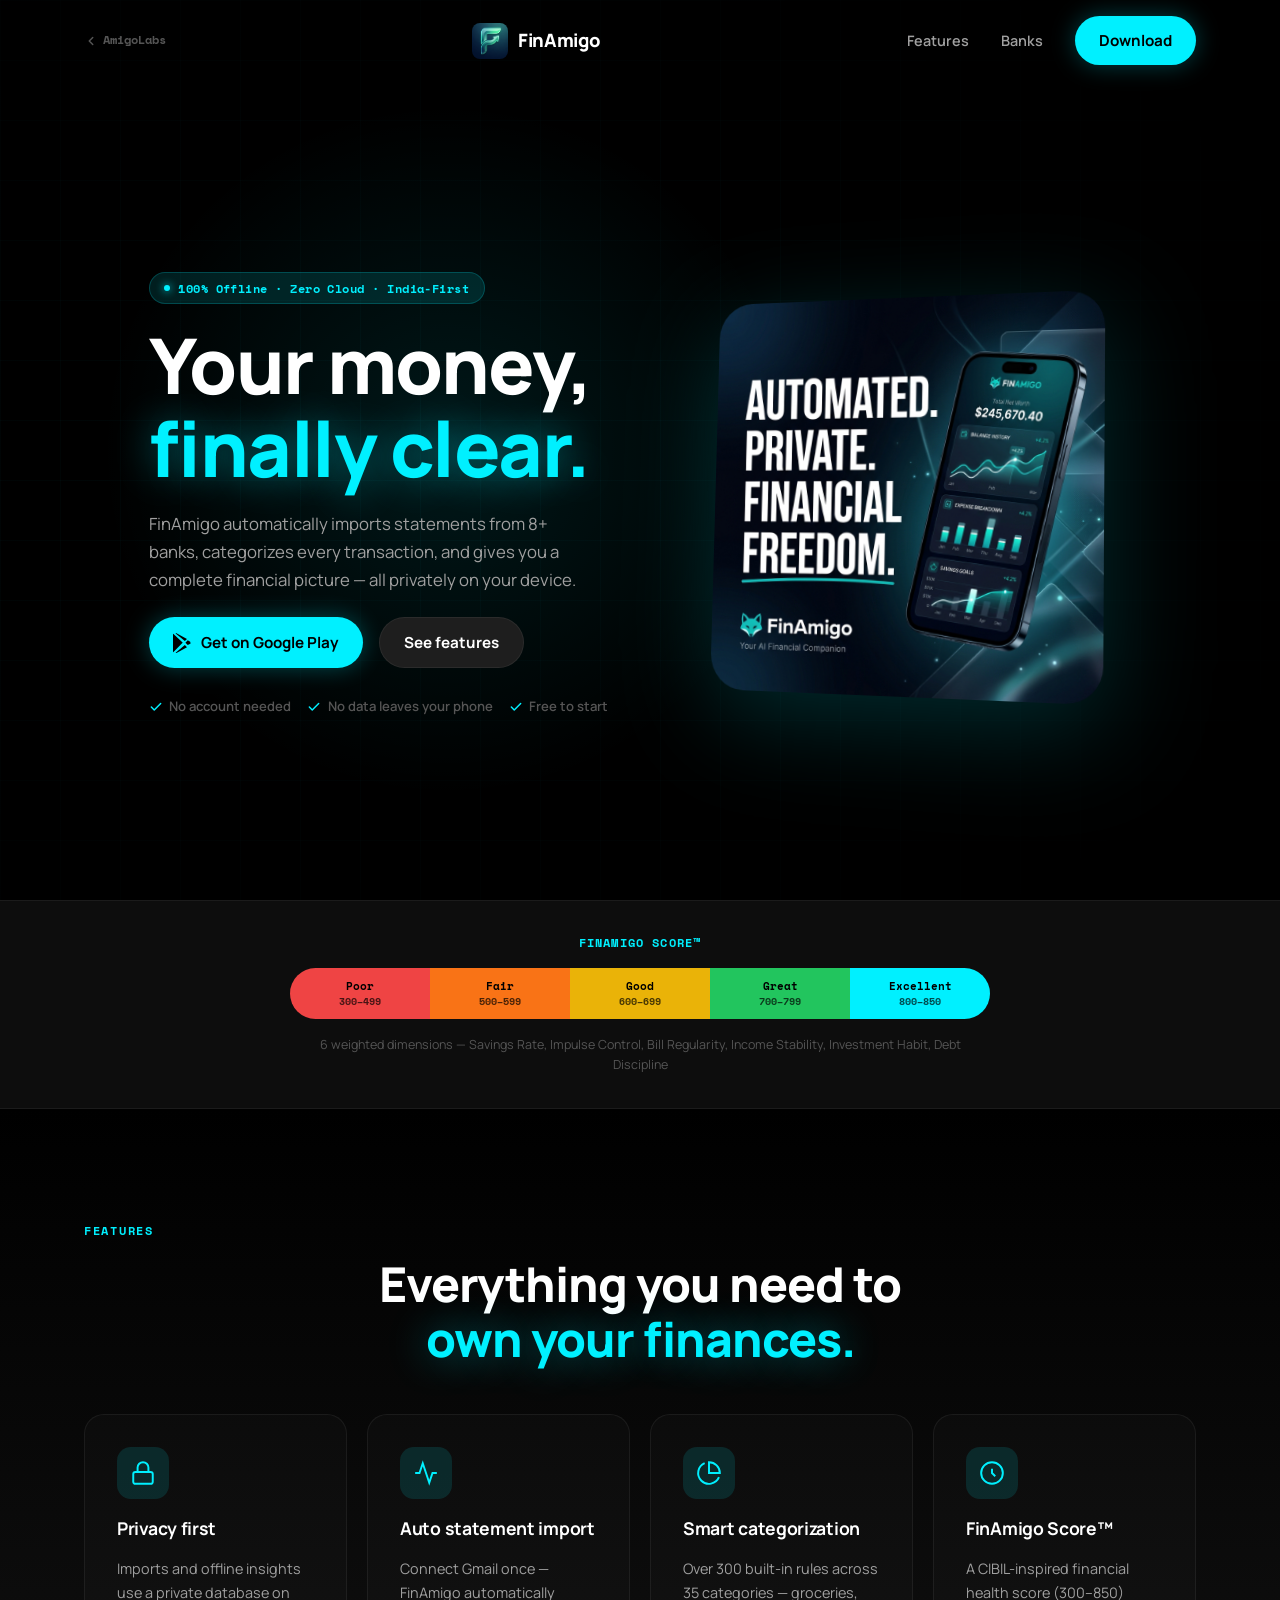
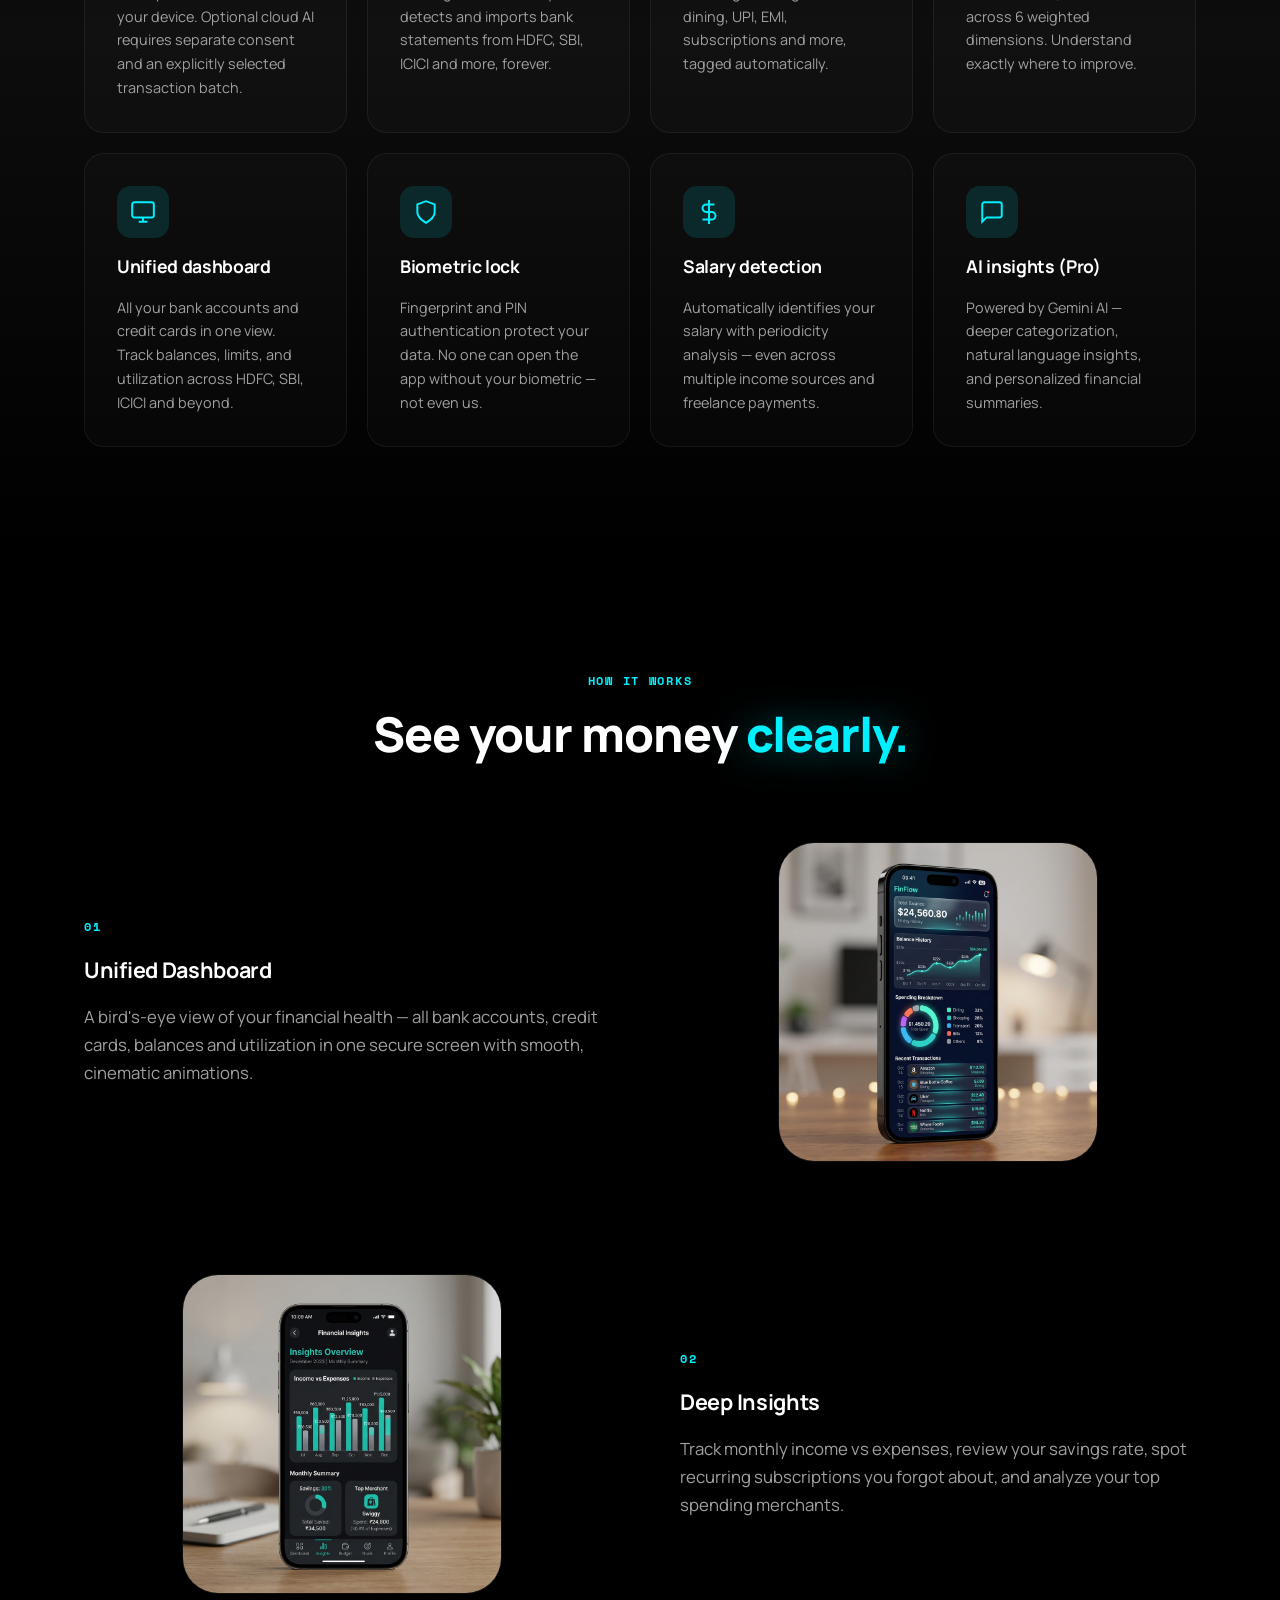
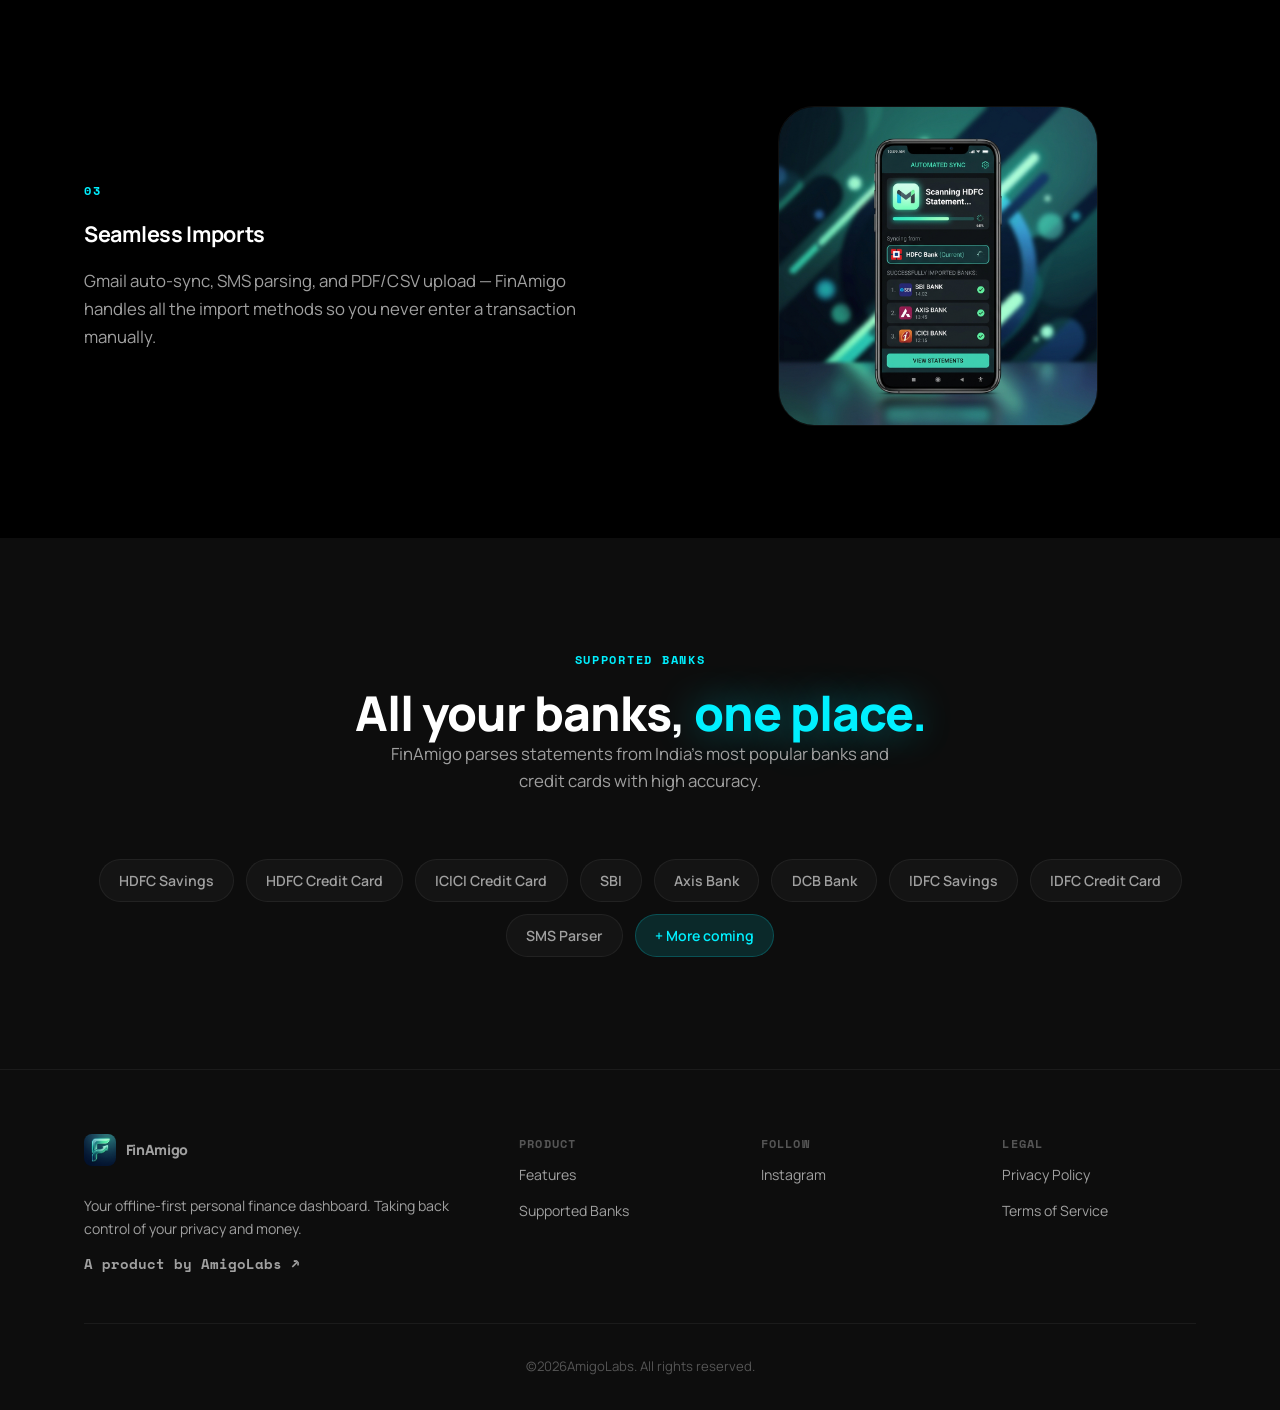
<file: index.html>
<!DOCTYPE html>
<html lang="en">
<head>
  <meta charset="UTF-8">
  <meta name="viewport" content="width=device-width, initial-scale=1.0">
  <title>FinAmigo — Offline-First Personal Finance for India</title>
  <meta name="description" content="FinAmigo is your privacy-first personal finance dashboard. Auto-import bank statements, track spending, and understand your money — offline-first, with optional cloud AI.">
  <meta name="theme-color" content="#000000">
  <link rel="canonical" href="https://finamigo.amigolabs.in/">

  <!-- Open Graph -->
  <meta property="og:type" content="website">
  <meta property="og:site_name" content="FinAmigo">
  <meta property="og:title" content="FinAmigo — Offline-First Personal Finance for India">
  <meta property="og:description" content="Auto-import bank statements, track spending, and understand your money — Offline-first, with optional cloud AI you control.">
  <meta property="og:url" content="https://finamigo.amigolabs.in/">
  <meta property="og:image" content="https://finamigo.amigolabs.in/assets/images/feature_banner.png">

  <!-- Twitter -->
  <meta name="twitter:card" content="summary_large_image">
  <meta name="twitter:title" content="FinAmigo — Offline-First Personal Finance for India">
  <meta name="twitter:description" content="Auto-import bank statements, track spending, and understand your money — Offline-first, with optional cloud AI you control.">
  <meta name="twitter:image" content="https://finamigo.amigolabs.in/assets/images/feature_banner.png">

  <link rel="stylesheet" href="css/style.css">
  <link rel="icon" type="image/png" href="assets/images/app_icon.png">
  <link rel="apple-touch-icon" href="assets/images/app_icon.png">
</head>
<body>

  <!-- ── Navbar ──────────────────────────────────────────────────────────── -->
  <nav id="navbar">
    <div class="container nav-content">
      <a href="https://amigolabs.in" class="org-link">
        <svg width="14" height="14" viewBox="0 0 24 24" fill="none" stroke="currentColor" stroke-width="2.5" stroke-linecap="round" stroke-linejoin="round"><polyline points="15 18 9 12 15 6"/></svg>
        AmigoLabs
      </a>
      <a href="index.html" class="logo">
        <img src="assets/images/app_icon.png" alt="FinAmigo">
        FinAmigo
      </a>
      <div class="nav-links">
        <a href="#features">Features</a>
        <a href="#banks">Banks</a>
        <a href="#" data-toast="Coming soon on Google Play — follow @finamigox for launch updates!" class="btn btn-primary">Download</a>
      </div>
      <button class="hamburger" id="hamburger" aria-label="Menu">
        <span></span><span></span><span></span>
      </button>
    </div>
    <div class="mobile-menu" id="mobileMenu">
      <a href="#features">Features</a>
      <a href="#banks">Supported Banks</a>
      <a href="privacy.html">Privacy Policy</a>
      <a href="terms.html">Terms of Service</a>
      <a href="https://amigolabs.in">← AmigoLabs</a>
    </div>
  </nav>

  <!-- ── Hero ────────────────────────────────────────────────────────────── -->
  <header class="hero">
    <div class="glow-bg"></div>
    <div class="hero-grid"></div>
    <div class="container hero-content">
      <div class="hero-text fade-up">
        <div class="hero-badge">
          <span class="badge-dot"></span>
          100% Offline · Zero Cloud · India-First
        </div>
        <h1>Your money,<br><span class="highlight">finally clear.</span></h1>
        <p>FinAmigo automatically imports statements from 8+ banks, categorizes every transaction, and gives you a complete financial picture — all privately on your device.</p>
        <div class="cta-group">
          <a href="#" data-toast="Coming soon on Google Play — follow @finamigox for launch updates!" class="btn btn-primary">
            <svg width="20" height="20" viewBox="0 0 24 24" fill="currentColor"><path d="M3.18 23.76c.3.17.64.24.99.2l12.6-6.95-2.54-2.54-11.05 9.29zM.17 1.04C.07 1.3 0 1.6 0 1.94v20.12c0 .34.06.64.17.9l.09.09 11.27-11.27v-.27L.26.95.17 1.04zM20.65 10.48l-2.93-1.65-2.83 2.83 2.83 2.83 2.95-1.66c.84-.47.84-1.24-.02-1.35zM4.17.24l12.6 6.96-2.54 2.54L3.18.45c.3-.38.7-.4.99-.21z"/></svg>
            Get on Google Play
          </a>
          <a href="#features" class="btn btn-secondary">See features</a>
        </div>
        <div class="hero-trust">
          <div class="trust-item">
            <svg width="14" height="14" viewBox="0 0 24 24" fill="none" stroke="currentColor" stroke-width="2.5" stroke-linecap="round" stroke-linejoin="round"><polyline points="20 6 9 17 4 12"/></svg>
            No account needed
          </div>
          <div class="trust-item">
            <svg width="14" height="14" viewBox="0 0 24 24" fill="none" stroke="currentColor" stroke-width="2.5" stroke-linecap="round" stroke-linejoin="round"><polyline points="20 6 9 17 4 12"/></svg>
            No data leaves your phone
          </div>
          <div class="trust-item">
            <svg width="14" height="14" viewBox="0 0 24 24" fill="none" stroke="currentColor" stroke-width="2.5" stroke-linecap="round" stroke-linejoin="round"><polyline points="20 6 9 17 4 12"/></svg>
            Free to start
          </div>
        </div>
      </div>
      <div class="hero-image-container fade-up">
        <div class="phone-glow"></div>
        <img src="assets/images/feature_banner.png" alt="FinAmigo App Preview" class="hero-image">
      </div>
    </div>
  </header>

  <!-- ── Score strip ──────────────────────────────────────────────────────── -->
  <div class="score-strip">
    <div class="container score-strip-inner">
      <div class="score-label">FinAmigo Score™</div>
      <div class="score-track">
        <div class="score-segment bad">Poor<br><span>300–499</span></div>
        <div class="score-segment fair">Fair<br><span>500–599</span></div>
        <div class="score-segment good">Good<br><span>600–699</span></div>
        <div class="score-segment great">Great<br><span>700–799</span></div>
        <div class="score-segment excellent">Excellent<br><span>800–850</span></div>
      </div>
      <div class="score-desc">6 weighted dimensions — Savings Rate, Impulse Control, Bill Regularity, Income Stability, Investment Habit, Debt Discipline</div>
    </div>
  </div>

  <!-- ── Features ─────────────────────────────────────────────────────────── -->
  <section id="features" class="features">
    <div class="container">
      <div class="section-label fade-up">Features</div>
      <h2 class="fade-up">Everything you need to<br><span class="highlight">own your finances.</span></h2>

      <div class="feature-grid">
        <div class="feature-card fade-up">
          <div class="feature-icon">
            <svg viewBox="0 0 24 24" fill="none" stroke="currentColor" stroke-width="1.8"><rect x="3" y="11" width="18" height="11" rx="2"/><path d="M7 11V7a5 5 0 0 1 10 0v4"/></svg>
          </div>
          <h3>Privacy first</h3>
          <p>Imports and offline insights use a private database on your device. Optional cloud AI requires separate consent and an explicitly selected transaction batch.</p>
        </div>

        <div class="feature-card fade-up">
          <div class="feature-icon">
            <svg viewBox="0 0 24 24" fill="none" stroke="currentColor" stroke-width="1.8"><polyline points="22 12 18 12 15 21 9 3 6 12 2 12"/></svg>
          </div>
          <h3>Auto statement import</h3>
          <p>Connect Gmail once — FinAmigo automatically detects and imports bank statements from HDFC, SBI, ICICI and more, forever.</p>
        </div>

        <div class="feature-card fade-up">
          <div class="feature-icon">
            <svg viewBox="0 0 24 24" fill="none" stroke="currentColor" stroke-width="1.8"><path d="M21.21 15.89A10 10 0 1 1 8 2.83"/><path d="M22 12A10 10 0 0 0 12 2v10z"/></svg>
          </div>
          <h3>Smart categorization</h3>
          <p>Over 300 built-in rules across 35 categories — groceries, dining, UPI, EMI, subscriptions and more, tagged automatically.</p>
        </div>

        <div class="feature-card fade-up">
          <div class="feature-icon">
            <svg viewBox="0 0 24 24" fill="none" stroke="currentColor" stroke-width="1.8"><circle cx="12" cy="12" r="10"/><path d="M12 8v4l3 3"/></svg>
          </div>
          <h3>FinAmigo Score™</h3>
          <p>A CIBIL-inspired financial health score (300–850) across 6 weighted dimensions. Understand exactly where to improve.</p>
        </div>

        <div class="feature-card fade-up">
          <div class="feature-icon">
            <svg viewBox="0 0 24 24" fill="none" stroke="currentColor" stroke-width="1.8"><rect x="2" y="3" width="20" height="14" rx="2"/><line x1="8" y1="21" x2="16" y2="21"/><line x1="12" y1="17" x2="12" y2="21"/></svg>
          </div>
          <h3>Unified dashboard</h3>
          <p>All your bank accounts and credit cards in one view. Track balances, limits, and utilization across HDFC, SBI, ICICI and beyond.</p>
        </div>

        <div class="feature-card fade-up">
          <div class="feature-icon">
            <svg viewBox="0 0 24 24" fill="none" stroke="currentColor" stroke-width="1.8"><path d="M12 22s8-4 8-10V5l-8-3-8 3v7c0 6 8 10 8 10z"/></svg>
          </div>
          <h3>Biometric lock</h3>
          <p>Fingerprint and PIN authentication protect your data. No one can open the app without your biometric — not even us.</p>
        </div>

        <div class="feature-card fade-up">
          <div class="feature-icon">
            <svg viewBox="0 0 24 24" fill="none" stroke="currentColor" stroke-width="1.8"><line x1="12" y1="1" x2="12" y2="23"/><path d="M17 5H9.5a3.5 3.5 0 0 0 0 7h5a3.5 3.5 0 0 1 0 7H6"/></svg>
          </div>
          <h3>Salary detection</h3>
          <p>Automatically identifies your salary with periodicity analysis — even across multiple income sources and freelance payments.</p>
        </div>

        <div class="feature-card fade-up">
          <div class="feature-icon">
            <svg viewBox="0 0 24 24" fill="none" stroke="currentColor" stroke-width="1.8"><path d="M21 15a2 2 0 0 1-2 2H7l-4 4V5a2 2 0 0 1 2-2h14a2 2 0 0 1 2 2z"/></svg>
          </div>
          <h3>AI insights (Pro)</h3>
          <p>Powered by Gemini AI — deeper categorization, natural language insights, and personalized financial summaries.</p>
        </div>
      </div>
    </div>
  </section>

  <!-- ── Showcase ──────────────────────────────────────────────────────────── -->
  <section id="showcase" class="showcase">
    <div class="container">
      <div class="section-label fade-up" style="text-align:center">How it works</div>
      <h2 class="fade-up">See your money <span class="highlight">clearly.</span></h2>

      <div class="showcase-row fade-up">
        <div class="showcase-text">
          <div class="showcase-num">01</div>
          <h3>Unified Dashboard</h3>
          <p>A bird's-eye view of your financial health — all bank accounts, credit cards, balances and utilization in one secure screen with smooth, cinematic animations.</p>
        </div>
        <div class="showcase-img-wrap">
          <img src="assets/images/screenshot_dashboard.png" alt="Dashboard" class="showcase-img">
        </div>
      </div>

      <div class="showcase-row reverse fade-up">
        <div class="showcase-text">
          <div class="showcase-num">02</div>
          <h3>Deep Insights</h3>
          <p>Track monthly income vs expenses, review your savings rate, spot recurring subscriptions you forgot about, and analyze your top spending merchants.</p>
        </div>
        <div class="showcase-img-wrap">
          <img src="assets/images/screenshot_insights.png" alt="Insights" class="showcase-img">
        </div>
      </div>

      <div class="showcase-row fade-up">
        <div class="showcase-text">
          <div class="showcase-num">03</div>
          <h3>Seamless Imports</h3>
          <p>Gmail auto-sync, SMS parsing, and PDF/CSV upload — FinAmigo handles all the import methods so you never enter a transaction manually.</p>
        </div>
        <div class="showcase-img-wrap">
          <img src="assets/images/screenshot_sync.png" alt="Sync" class="showcase-img">
        </div>
      </div>
    </div>
  </section>

  <!-- ── Banks ─────────────────────────────────────────────────────────────── -->
  <section id="banks" class="banks">
    <div class="container">
      <div class="section-label fade-up" style="text-align:center">Supported banks</div>
      <h2 class="fade-up">All your banks, <span class="highlight">one place.</span></h2>
      <p class="section-sub fade-up">FinAmigo parses statements from India's most popular banks and credit cards with high accuracy.</p>
      <div class="banks-grid fade-up">
        <div class="bank-pill">HDFC Savings</div>
        <div class="bank-pill">HDFC Credit Card</div>
        <div class="bank-pill">ICICI Credit Card</div>
        <div class="bank-pill">SBI</div>
        <div class="bank-pill">Axis Bank</div>
        <div class="bank-pill">DCB Bank</div>
        <div class="bank-pill">IDFC Savings</div>
        <div class="bank-pill">IDFC Credit Card</div>
        <div class="bank-pill">SMS Parser</div>
        <div class="bank-pill more">+ More coming</div>
      </div>
    </div>
  </section>



  <!-- ── Footer ────────────────────────────────────────────────────────────── -->
  <footer>
    <div class="container">
      <div class="footer-content">
        <div class="footer-col brand-col">
          <a href="index.html" class="logo" style="margin-bottom:1rem;">
            <img src="assets/images/app_icon.png" alt="FinAmigo" style="height:32px; border-radius:8px;">
            FinAmigo
          </a>
          <p>Your offline-first personal finance dashboard. Taking back control of your privacy and money.</p>
          <a href="https://amigolabs.in" class="org-back">A product by AmigoLabs ↗</a>
        </div>
        <div class="footer-col">
          <h5>Product</h5>
          <ul>
            <li><a href="#features">Features</a></li>
            <li><a href="#banks">Supported Banks</a></li>
          </ul>
        </div>
        <div class="footer-col">
          <h5>Follow</h5>
          <ul>
            <li><a href="https://instagram.com/finamigox" target="_blank" rel="noopener">Instagram</a></li>
          </ul>
        </div>
        <div class="footer-col">
          <h5>Legal</h5>
          <ul>
            <li><a href="privacy.html">Privacy Policy</a></li>
            <li><a href="terms.html">Terms of Service</a></li>
          </ul>
        </div>
      </div>
      <div class="footer-bottom">
        &copy; <span id="year"></span> AmigoLabs. All rights reserved.
      </div>
    </div>
  </footer>

  <script src="js/main.js"></script>
  <script>document.getElementById('year').textContent = new Date().getFullYear();</script>
</body>
</html>
</file>
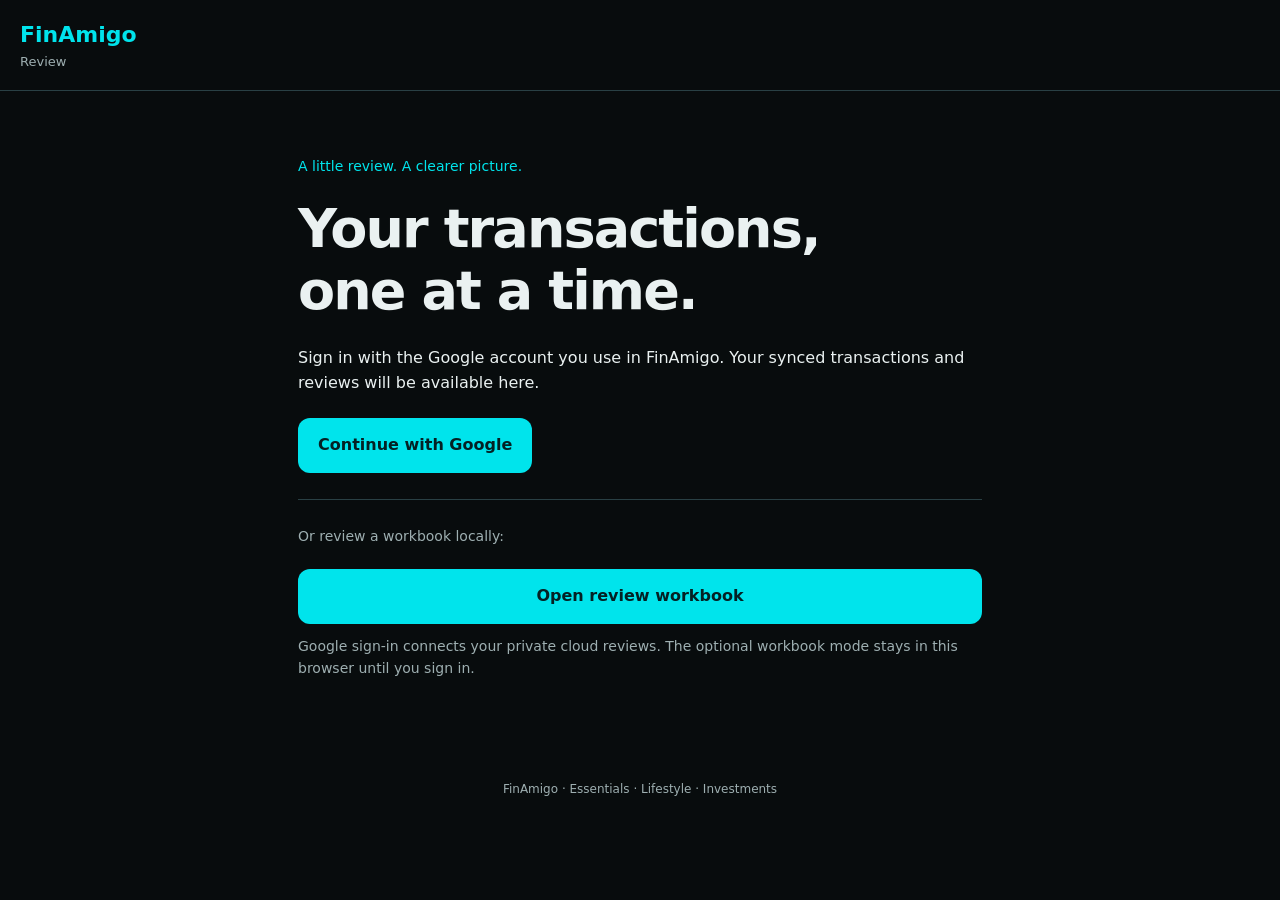
<file: review/index.html>
<!doctype html><html lang="en"><head><meta charset="utf-8"><meta name="viewport" content="width=device-width,initial-scale=1,viewport-fit=cover"><meta name="theme-color" content="#080c0d"><meta name="robots" content="noindex"><title>FinAmigo · Review</title><link rel="manifest" href="/review/manifest.json"><link rel="stylesheet" href="/review/review.css?v=20261025-inline"><script defer src="/review/vendor/xlsx.full.min.js"></script><script defer src="/review/vendor/firebase-app-compat.js"></script><script defer src="/review/vendor/firebase-auth-compat.js"></script><script defer src="/review/firebase-config.js"></script><script defer src="/review/cloud.js?v=20261025-inline"></script><script defer src="/review/counterparty-rules.js?v=20261015-c2"></script><script defer src="/review/counterparty.js?v=20261015-c2"></script><script defer src="/review/receipt-breakdown.js?v=20261025-inline"></script><script defer src="/review/transaction-suggestions.js?v=20261025-inline"></script><script defer src="/review/review-search.js?v=20261025-inline"></script><script defer src="/review/review-model.js?v=20261025-inline"></script><script defer src="/review/review.js?v=20261025-inline"></script></head><body>
<header><a href="/">FinAmigo<span>Review</span></a><button id="download" hidden>Download reviews</button></header>
<main><section id="welcome"><p class="eyebrow">A little review. A clearer picture.</p><h1>Your transactions,<br>one at a time.</h1><p>Sign in with the Google account you use in FinAmigo. Your synced transactions and reviews will be available here.</p><button id="signin" class="primary">Continue with Google</button><p id="account" class="muted"></p><section id="desktop-connect" hidden><h2>Sync FinAmigo on this computer</h2><p>Your Google sign-in stays in this browser. Sync your transactions and reviews directly to your private account.</p><button id="connect-desktop" class="primary" disabled>Sync this computer</button><p id="desktop-status" role="status"></p></section><button id="signout" hidden>Sign out</button><hr><p class="muted">Or review a workbook locally:</p><label class="primary file">Open review workbook<input id="file" type="file" accept=".xlsx"></label><p class="muted">Google sign-in connects your private cloud reviews. The optional workbook mode stays in this browser until you sign in.</p></section>
<section id="workspace" hidden><div class="toolbar"><span id="signed-account"></span><button id="refresh-cloud" hidden>Refresh sync</button><button id="logout" hidden>Sign out</button></div><a href="/review/model-test.html">Model test · prediction vs actual</a><nav aria-label="Review type"><button id="transactions" aria-pressed="true">Transactions</button><button id="pairs" aria-pressed="false">Pairs</button><button id="splits" aria-pressed="false">Splits</button></nav><div class="toolbar"><nav aria-label="Review status"><button id="unreviewed" aria-pressed="true">Unreviewed</button><button id="reviewed" aria-pressed="false">Reviewed</button><button id="all-reviews" aria-pressed="false">All</button></nav><button id="replace">Open another file</button></div><div class="progress" hidden><div id="bar"></div></div><label class="field" for="review-search">Search transactions</label><input id="review-search" class="review-search" type="search" placeholder="Merchant, narration, ID, account or amount" autocomplete="off"><label class="field" for="review-sort">Sort transactions</label><select id="review-sort" aria-label="Sort transactions"><option value="frequency">Entity frequency · most frequent first</option><option value="name-asc">Name · A to Z</option><option value="name-desc">Name · Z to A</option><option value="amount-desc">Amount · largest first</option><option value="amount-asc">Amount · smallest first</option><option value="date-desc">Date · newest first</option><option value="date-asc">Date · oldest first</option></select><input id="review-slider" class="review-slider" type="range" min="1" max="1" value="1" step="1" aria-label="Jump to review item"><output id="jump-preview" class="muted" for="review-slider" hidden></output><p id="model-performance" class="muted" aria-live="polite"></p><p id="position" class="muted" aria-live="polite"></p><div class="card-navigation"><button id="previous" class="card-arrow" aria-label="Previous transaction">←</button><article id="card"></article><button id="next" class="card-arrow" aria-label="Next transaction">→</button></div><div class="navigation"><button id="skip">Skip for now</button></div><button id="undo" class="quiet">Undo last review</button><button id="clear" class="quiet">Remove this workbook from browser</button></section>
<p id="status" role="status"></p></main><footer>FinAmigo · Essentials · Lifestyle · Investments</footer></body></html>
</file>
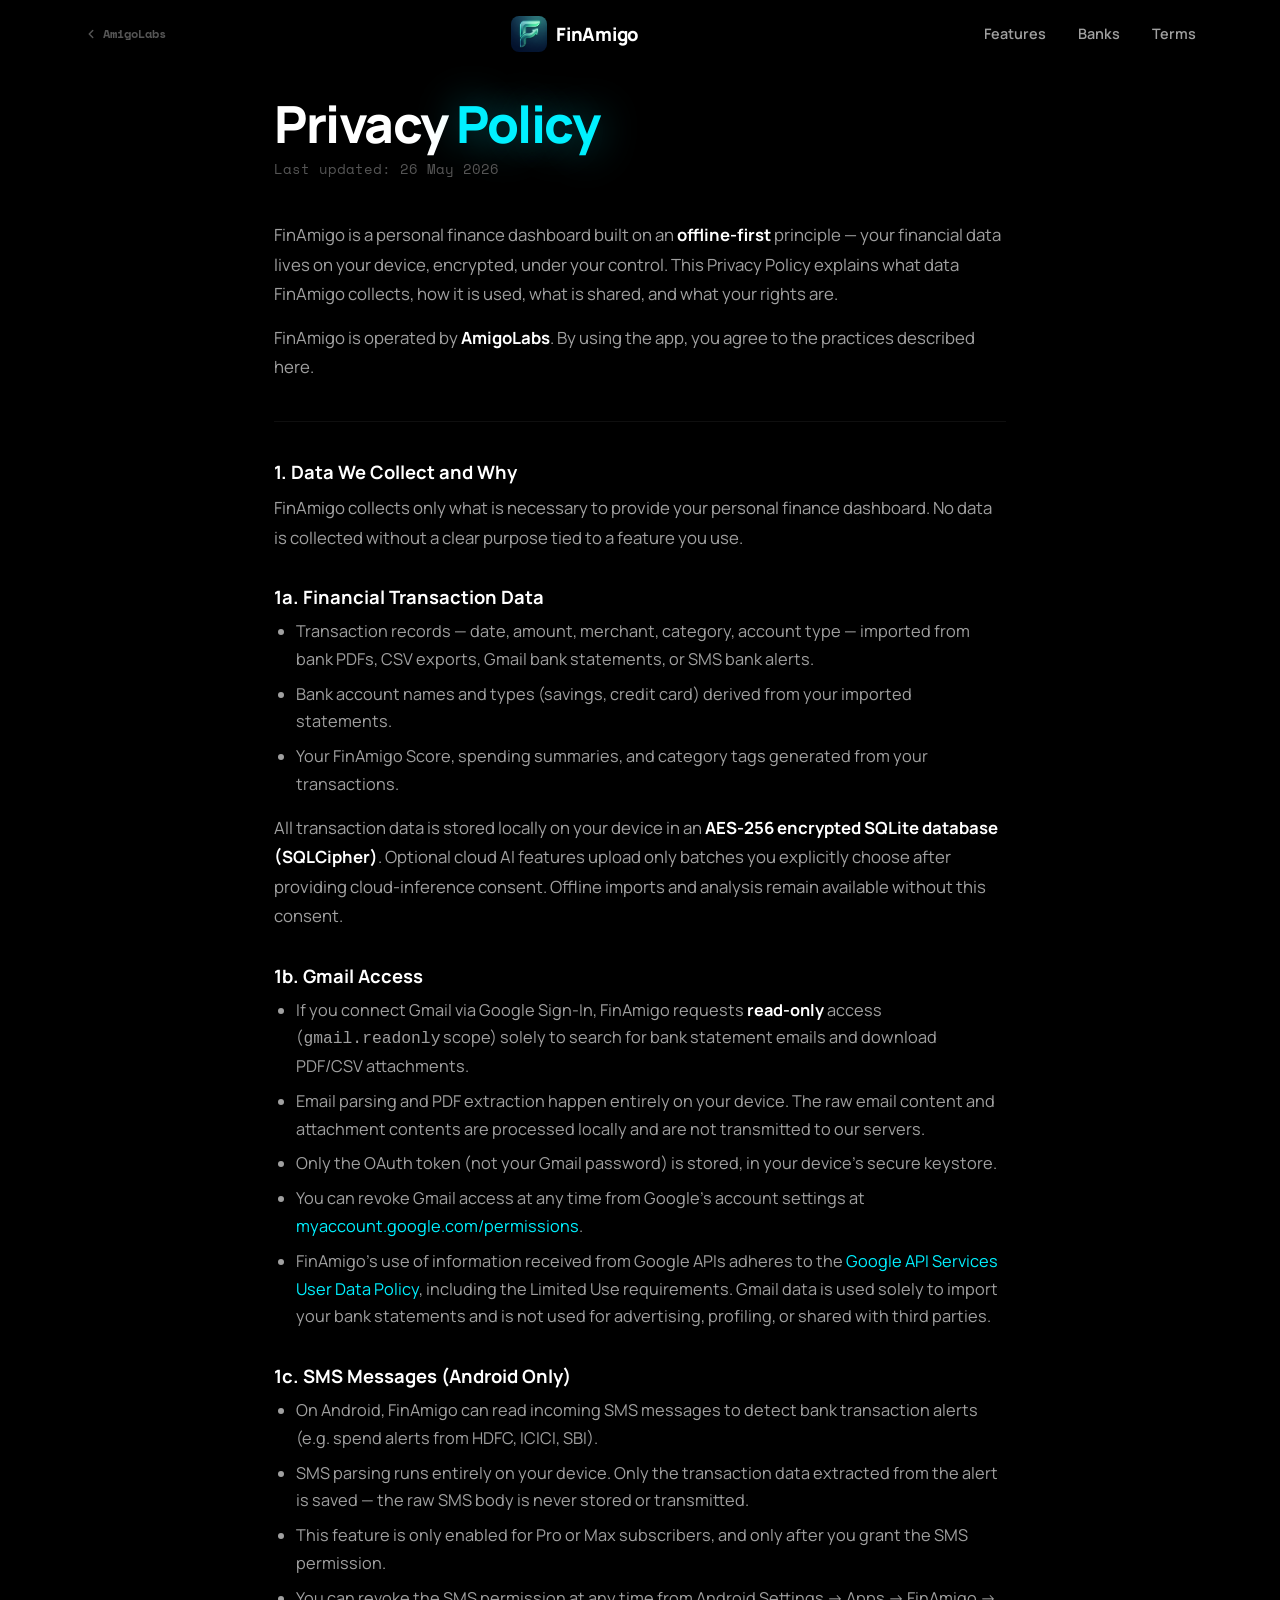
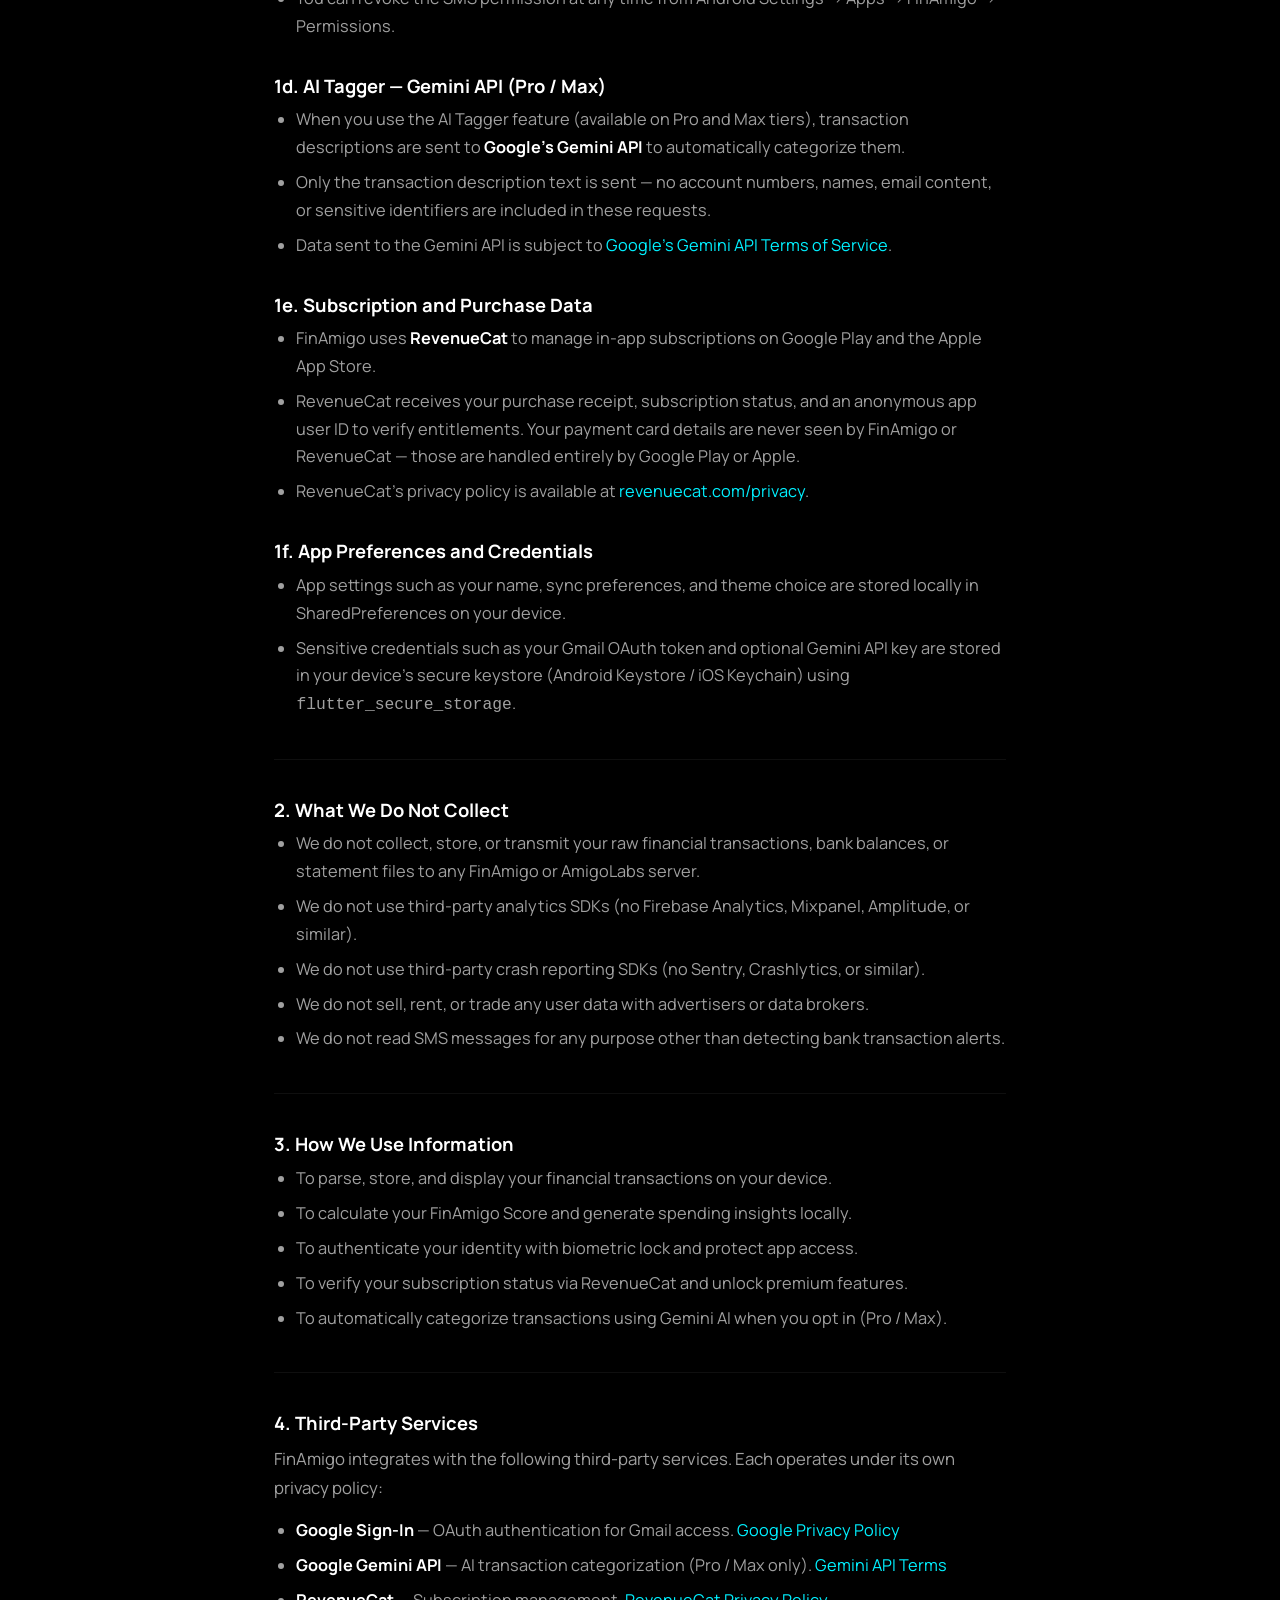
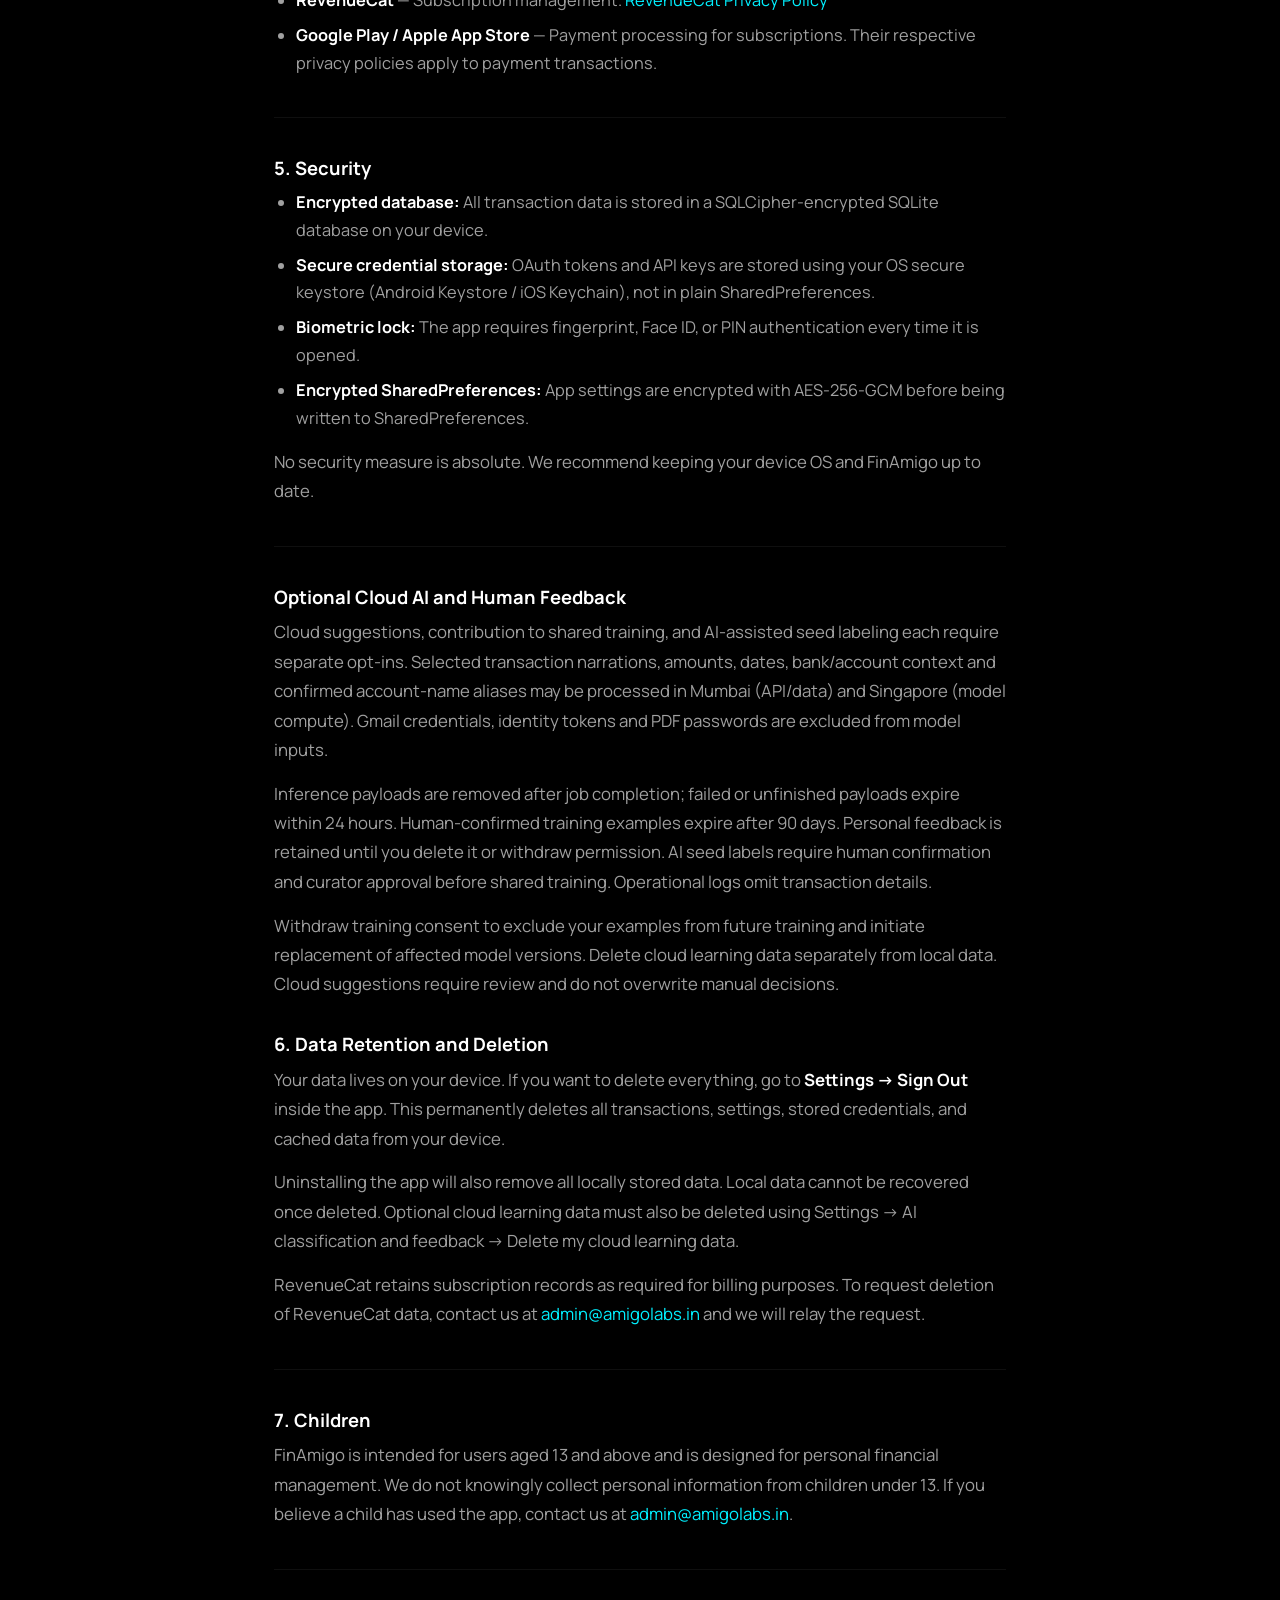
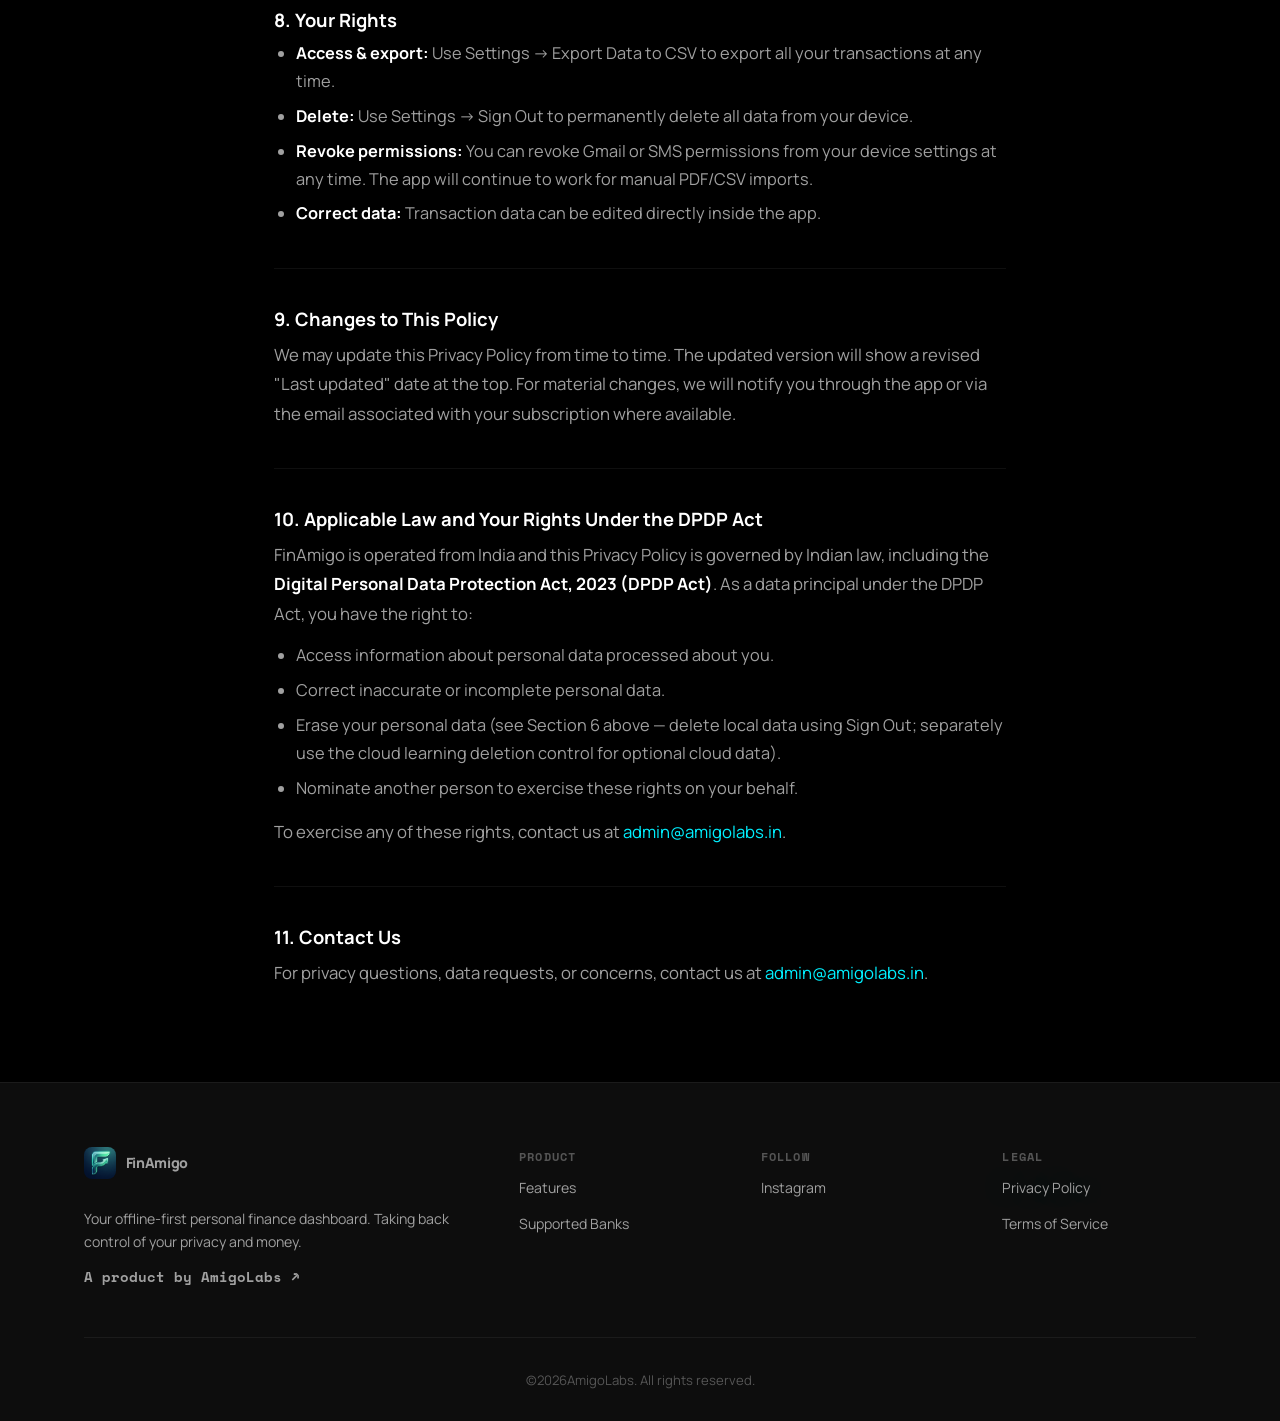
<file: privacy.html>
<!DOCTYPE html>
<html lang="en">
<head>
  <meta charset="UTF-8">
  <meta name="viewport" content="width=device-width, initial-scale=1.0">
  <title>Privacy Policy — FinAmigo</title>
  <meta name="description" content="Privacy Policy for FinAmigo, the offline-first personal finance app by AmigoLabs.">
  <meta name="theme-color" content="#000000">
  <link rel="canonical" href="https://finamigo.amigolabs.in/privacy.html">

  <!-- Open Graph -->
  <meta property="og:type" content="website">
  <meta property="og:site_name" content="FinAmigo">
  <meta property="og:title" content="Privacy Policy — FinAmigo">
  <meta property="og:description" content="Privacy Policy for FinAmigo, the offline-first personal finance app by AmigoLabs.">
  <meta property="og:url" content="https://finamigo.amigolabs.in/privacy.html">
  <meta property="og:image" content="https://finamigo.amigolabs.in/assets/images/feature_banner.png">
  <meta name="twitter:card" content="summary_large_image">

  <link rel="stylesheet" href="css/style.css">
  <link rel="icon" type="image/png" href="assets/images/app_icon.png">
  <link rel="apple-touch-icon" href="assets/images/app_icon.png">
</head>
<body>

  <nav id="navbar">
    <div class="container nav-content">
      <a href="https://amigolabs.in" class="org-link">
        <svg width="14" height="14" viewBox="0 0 24 24" fill="none" stroke="currentColor" stroke-width="2.5" stroke-linecap="round" stroke-linejoin="round"><polyline points="15 18 9 12 15 6"/></svg>
        AmigoLabs
      </a>
      <a href="index.html" class="logo">
        <img src="assets/images/app_icon.png" alt="FinAmigo">
        FinAmigo
      </a>
      <div class="nav-links">
        <a href="index.html#features">Features</a>
        <a href="index.html#banks">Banks</a>
        <a href="terms.html">Terms</a>
      </div>
      <button class="hamburger" id="hamburger" aria-label="Menu">
        <span></span><span></span><span></span>
      </button>
    </div>
    <div class="mobile-menu" id="mobileMenu">
      <a href="index.html#features">Features</a>
      <a href="index.html#banks">Supported Banks</a>
      <a href="terms.html">Terms of Service</a>
      <a href="https://amigolabs.in">← AmigoLabs</a>
    </div>
  </nav>

  <main class="legal-content">
    <h1>Privacy <span class="highlight">Policy</span></h1>
    <div class="last-updated">Last updated: 26 May 2026</div>

    <p>
      FinAmigo is a personal finance dashboard built on an <strong>offline-first</strong> principle — your financial
      data lives on your device, encrypted, under your control. This Privacy Policy explains what data FinAmigo
      collects, how it is used, what is shared, and what your rights are.
    </p>
    <p>
      FinAmigo is operated by <strong>AmigoLabs</strong>. By using the app, you agree to the practices described here.
    </p>

    <hr class="legal-divider">

    <h2>1. Data We Collect and Why</h2>
    <p>FinAmigo collects only what is necessary to provide your personal finance dashboard. No data is collected without a clear purpose tied to a feature you use.</p>

    <h2>1a. Financial Transaction Data</h2>
    <ul>
      <li>Transaction records — date, amount, merchant, category, account type — imported from bank PDFs, CSV exports, Gmail bank statements, or SMS bank alerts.</li>
      <li>Bank account names and types (savings, credit card) derived from your imported statements.</li>
      <li>Your FinAmigo Score, spending summaries, and category tags generated from your transactions.</li>
    </ul>
    <p>All transaction data is stored locally on your device in an <strong>AES-256 encrypted SQLite database (SQLCipher)</strong>. Optional cloud AI features upload only batches you explicitly choose after providing cloud-inference consent. Offline imports and analysis remain available without this consent.</p>

    <h2>1b. Gmail Access</h2>
    <ul>
      <li>If you connect Gmail via Google Sign-In, FinAmigo requests <strong>read-only</strong> access (<code>gmail.readonly</code> scope) solely to search for bank statement emails and download PDF/CSV attachments.</li>
      <li>Email parsing and PDF extraction happen entirely on your device. The raw email content and attachment contents are processed locally and are not transmitted to our servers.</li>
      <li>Only the OAuth token (not your Gmail password) is stored, in your device's secure keystore.</li>
      <li>You can revoke Gmail access at any time from Google's account settings at <a href="https://myaccount.google.com/permissions" target="_blank" rel="noopener">myaccount.google.com/permissions</a>.</li>
      <li>FinAmigo's use of information received from Google APIs adheres to the <a href="https://developers.google.com/terms/api-services-user-data-policy" target="_blank" rel="noopener">Google API Services User Data Policy</a>, including the Limited Use requirements. Gmail data is used solely to import your bank statements and is not used for advertising, profiling, or shared with third parties.</li>
    </ul>

    <h2>1c. SMS Messages (Android Only)</h2>
    <ul>
      <li>On Android, FinAmigo can read incoming SMS messages to detect bank transaction alerts (e.g. spend alerts from HDFC, ICICI, SBI).</li>
      <li>SMS parsing runs entirely on your device. Only the transaction data extracted from the alert is saved — the raw SMS body is never stored or transmitted.</li>
      <li>This feature is only enabled for Pro or Max subscribers, and only after you grant the SMS permission.</li>
      <li>You can revoke the SMS permission at any time from Android Settings → Apps → FinAmigo → Permissions.</li>
    </ul>

    <h2>1d. AI Tagger — Gemini API (Pro / Max)</h2>
    <ul>
      <li>When you use the AI Tagger feature (available on Pro and Max tiers), transaction descriptions are sent to <strong>Google's Gemini API</strong> to automatically categorize them.</li>
      <li>Only the transaction description text is sent — no account numbers, names, email content, or sensitive identifiers are included in these requests.</li>
      <li>Data sent to the Gemini API is subject to <a href="https://ai.google.dev/gemini-api/terms" target="_blank" rel="noopener">Google's Gemini API Terms of Service</a>.</li>
    </ul>

    <h2>1e. Subscription and Purchase Data</h2>
    <ul>
      <li>FinAmigo uses <strong>RevenueCat</strong> to manage in-app subscriptions on Google Play and the Apple App Store.</li>
      <li>RevenueCat receives your purchase receipt, subscription status, and an anonymous app user ID to verify entitlements. Your payment card details are never seen by FinAmigo or RevenueCat — those are handled entirely by Google Play or Apple.</li>
      <li>RevenueCat's privacy policy is available at <a href="https://www.revenuecat.com/privacy" target="_blank" rel="noopener">revenuecat.com/privacy</a>.</li>
    </ul>

    <h2>1f. App Preferences and Credentials</h2>
    <ul>
      <li>App settings such as your name, sync preferences, and theme choice are stored locally in SharedPreferences on your device.</li>
      <li>Sensitive credentials such as your Gmail OAuth token and optional Gemini API key are stored in your device's secure keystore (Android Keystore / iOS Keychain) using <code>flutter_secure_storage</code>.</li>
    </ul>

    <hr class="legal-divider">

    <h2>2. What We Do Not Collect</h2>
    <ul>
      <li>We do not collect, store, or transmit your raw financial transactions, bank balances, or statement files to any FinAmigo or AmigoLabs server.</li>
      <li>We do not use third-party analytics SDKs (no Firebase Analytics, Mixpanel, Amplitude, or similar).</li>
      <li>We do not use third-party crash reporting SDKs (no Sentry, Crashlytics, or similar).</li>
      <li>We do not sell, rent, or trade any user data with advertisers or data brokers.</li>
      <li>We do not read SMS messages for any purpose other than detecting bank transaction alerts.</li>
    </ul>

    <hr class="legal-divider">

    <h2>3. How We Use Information</h2>
    <ul>
      <li>To parse, store, and display your financial transactions on your device.</li>
      <li>To calculate your FinAmigo Score and generate spending insights locally.</li>
      <li>To authenticate your identity with biometric lock and protect app access.</li>
      <li>To verify your subscription status via RevenueCat and unlock premium features.</li>
      <li>To automatically categorize transactions using Gemini AI when you opt in (Pro / Max).</li>
    </ul>

    <hr class="legal-divider">

    <h2>4. Third-Party Services</h2>
    <p>FinAmigo integrates with the following third-party services. Each operates under its own privacy policy:</p>
    <ul>
      <li><strong>Google Sign-In</strong> — OAuth authentication for Gmail access. <a href="https://policies.google.com/privacy" target="_blank" rel="noopener">Google Privacy Policy</a></li>
      <li><strong>Google Gemini API</strong> — AI transaction categorization (Pro / Max only). <a href="https://ai.google.dev/gemini-api/terms" target="_blank" rel="noopener">Gemini API Terms</a></li>
      <li><strong>RevenueCat</strong> — Subscription management. <a href="https://www.revenuecat.com/privacy" target="_blank" rel="noopener">RevenueCat Privacy Policy</a></li>
      <li><strong>Google Play / Apple App Store</strong> — Payment processing for subscriptions. Their respective privacy policies apply to payment transactions.</li>
    </ul>

    <hr class="legal-divider">

    <h2>5. Security</h2>
    <ul>
      <li><strong>Encrypted database:</strong> All transaction data is stored in a SQLCipher-encrypted SQLite database on your device.</li>
      <li><strong>Secure credential storage:</strong> OAuth tokens and API keys are stored using your OS secure keystore (Android Keystore / iOS Keychain), not in plain SharedPreferences.</li>
      <li><strong>Biometric lock:</strong> The app requires fingerprint, Face ID, or PIN authentication every time it is opened.</li>
      <li><strong>Encrypted SharedPreferences:</strong> App settings are encrypted with AES-256-GCM before being written to SharedPreferences.</li>
    </ul>
    <p>No security measure is absolute. We recommend keeping your device OS and FinAmigo up to date.</p>

    <hr class="legal-divider">

    <h2>Optional Cloud AI and Human Feedback</h2>
    <p>Cloud suggestions, contribution to shared training, and AI-assisted seed labeling each require separate opt-ins. Selected transaction narrations, amounts, dates, bank/account context and confirmed account-name aliases may be processed in Mumbai (API/data) and Singapore (model compute). Gmail credentials, identity tokens and PDF passwords are excluded from model inputs.</p>
    <p>Inference payloads are removed after job completion; failed or unfinished payloads expire within 24 hours. Human-confirmed training examples expire after 90 days. Personal feedback is retained until you delete it or withdraw permission. AI seed labels require human confirmation and curator approval before shared training. Operational logs omit transaction details.</p>
    <p>Withdraw training consent to exclude your examples from future training and initiate replacement of affected model versions. Delete cloud learning data separately from local data. Cloud suggestions require review and do not overwrite manual decisions.</p>
    <h2>6. Data Retention and Deletion</h2>
    <p>
      Your data lives on your device. If you want to delete everything, go to <strong>Settings → Sign Out</strong> inside the app.
      This permanently deletes all transactions, settings, stored credentials, and cached data from your device.
    </p>
    <p>
      Uninstalling the app will also remove all locally stored data. Local data cannot be recovered once deleted. Optional cloud learning data must also be deleted using Settings → AI classification and feedback → Delete my cloud learning data.
    </p>
    <p>
      RevenueCat retains subscription records as required for billing purposes. To request deletion of RevenueCat data,
      contact us at <a href="mailto:admin@amigolabs.in">admin@amigolabs.in</a> and we will relay the request.
    </p>

    <hr class="legal-divider">

    <h2>7. Children</h2>
    <p>
      FinAmigo is intended for users aged 13 and above and is designed for personal financial management.
      We do not knowingly collect personal information from children under 13. If you believe a child has used the app,
      contact us at <a href="mailto:admin@amigolabs.in">admin@amigolabs.in</a>.
    </p>

    <hr class="legal-divider">

    <h2>8. Your Rights</h2>
    <ul>
      <li><strong>Access &amp; export:</strong> Use Settings → Export Data to CSV to export all your transactions at any time.</li>
      <li><strong>Delete:</strong> Use Settings → Sign Out to permanently delete all data from your device.</li>
      <li><strong>Revoke permissions:</strong> You can revoke Gmail or SMS permissions from your device settings at any time. The app will continue to work for manual PDF/CSV imports.</li>
      <li><strong>Correct data:</strong> Transaction data can be edited directly inside the app.</li>
    </ul>

    <hr class="legal-divider">

    <h2>9. Changes to This Policy</h2>
    <p>
      We may update this Privacy Policy from time to time. The updated version will show a revised "Last updated" date at the top.
      For material changes, we will notify you through the app or via the email associated with your subscription where available.
    </p>

    <hr class="legal-divider">

    <h2>10. Applicable Law and Your Rights Under the DPDP Act</h2>
    <p>
      FinAmigo is operated from India and this Privacy Policy is governed by Indian law, including the
      <strong>Digital Personal Data Protection Act, 2023 (DPDP Act)</strong>.
      As a data principal under the DPDP Act, you have the right to:
    </p>
    <ul>
      <li>Access information about personal data processed about you.</li>
      <li>Correct inaccurate or incomplete personal data.</li>
      <li>Erase your personal data (see Section 6 above — delete local data using Sign Out; separately use the cloud learning deletion control for optional cloud data).</li>
      <li>Nominate another person to exercise these rights on your behalf.</li>
    </ul>
    <p>To exercise any of these rights, contact us at <a href="mailto:admin@amigolabs.in">admin@amigolabs.in</a>.</p>

    <hr class="legal-divider">

    <h2>11. Contact Us</h2>
    <p>
      For privacy questions, data requests, or concerns, contact us at
      <a href="mailto:admin@amigolabs.in">admin@amigolabs.in</a>.
    </p>
  </main>

  <footer>
    <div class="container">
      <div class="footer-content">
        <div class="footer-col brand-col">
          <a href="index.html" class="logo" style="margin-bottom:1rem;">
            <img src="assets/images/app_icon.png" alt="FinAmigo" style="height:32px; border-radius:8px;">
            FinAmigo
          </a>
          <p>Your offline-first personal finance dashboard. Taking back control of your privacy and money.</p>
          <a href="https://amigolabs.in" class="org-back">A product by AmigoLabs ↗</a>
        </div>
        <div class="footer-col">
          <h5>Product</h5>
          <ul>
            <li><a href="index.html#features">Features</a></li>
            <li><a href="index.html#banks">Supported Banks</a></li>
          </ul>
        </div>
        <div class="footer-col">
          <h5>Follow</h5>
          <ul>
            <li><a href="https://instagram.com/finamigox" target="_blank" rel="noopener">Instagram</a></li>
          </ul>
        </div>
        <div class="footer-col">
          <h5>Legal</h5>
          <ul>
            <li><a href="privacy.html" class="highlight">Privacy Policy</a></li>
            <li><a href="terms.html">Terms of Service</a></li>
          </ul>
        </div>
      </div>
      <div class="footer-bottom">
        &copy; <span id="year"></span> AmigoLabs. All rights reserved.
      </div>
    </div>
  </footer>

  <script src="js/main.js"></script>
  <script>document.getElementById('year').textContent = new Date().getFullYear();</script>
</body>
</html>
</file>
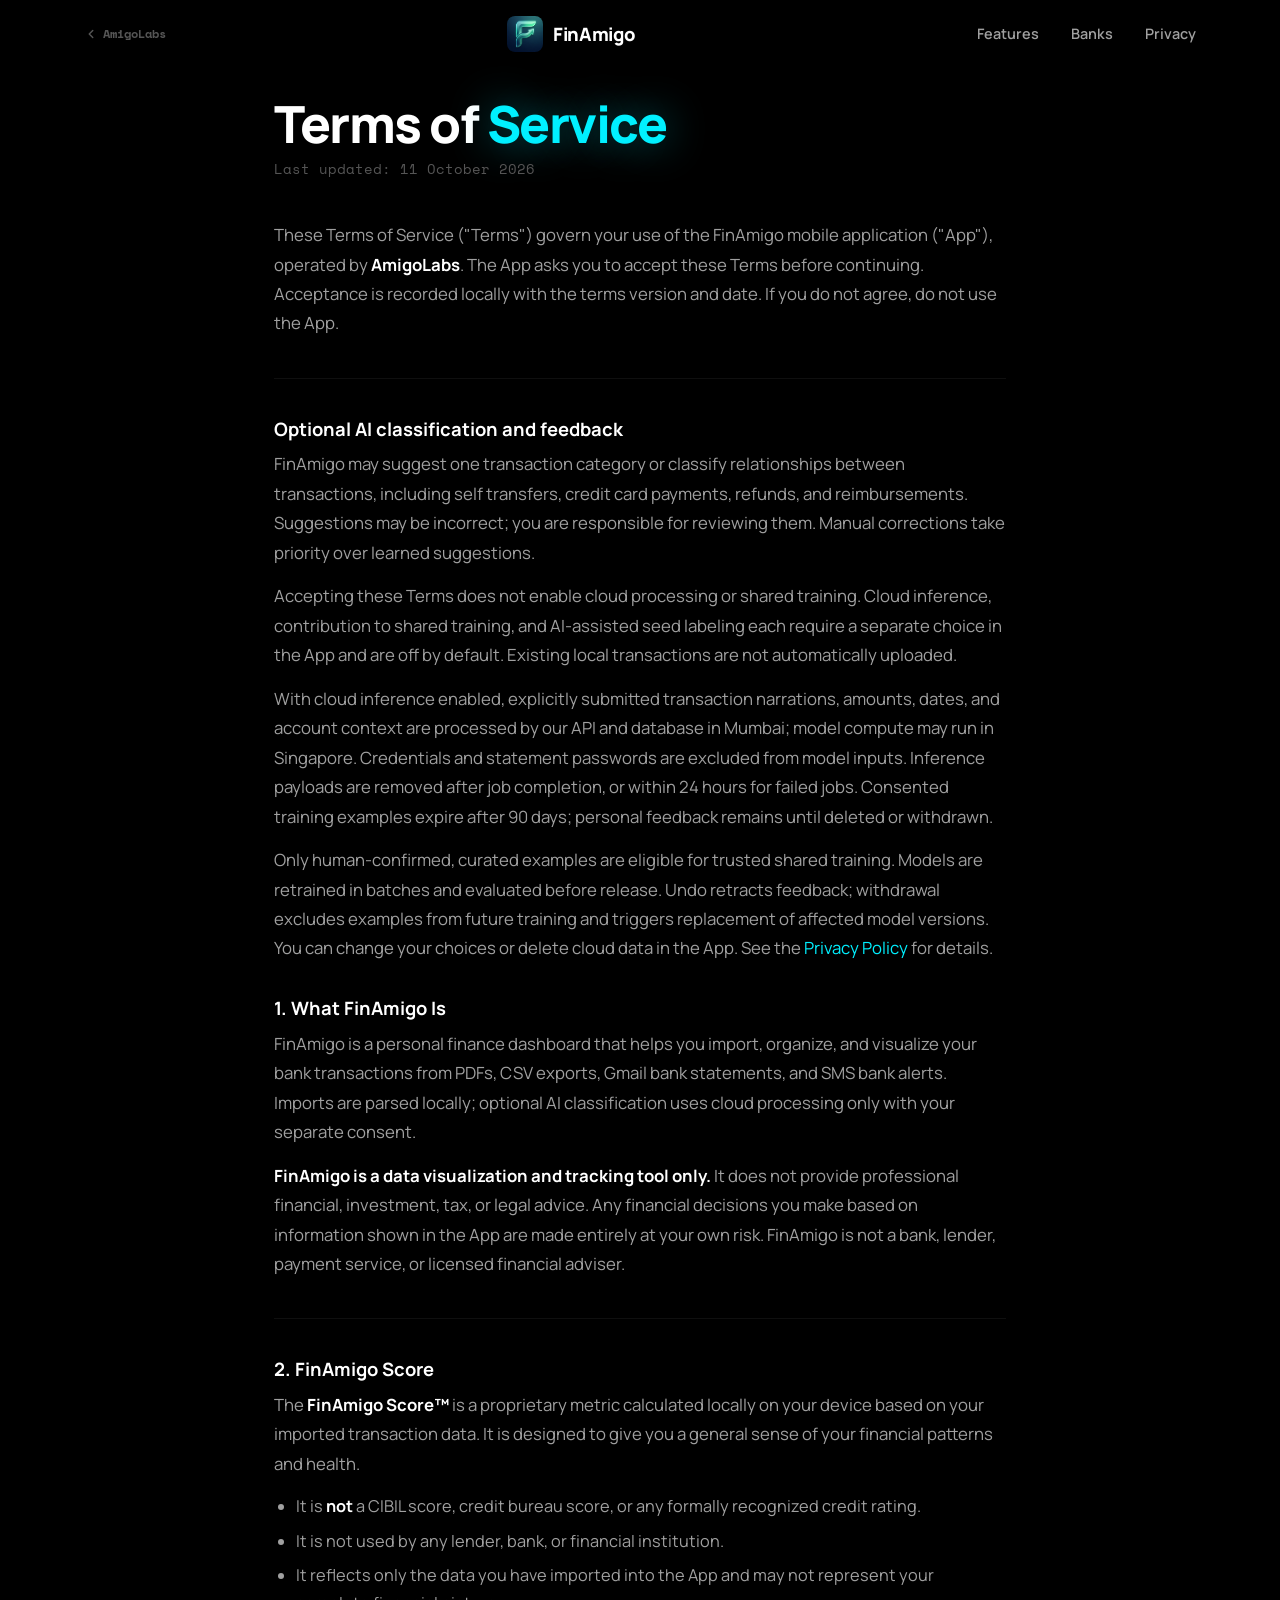
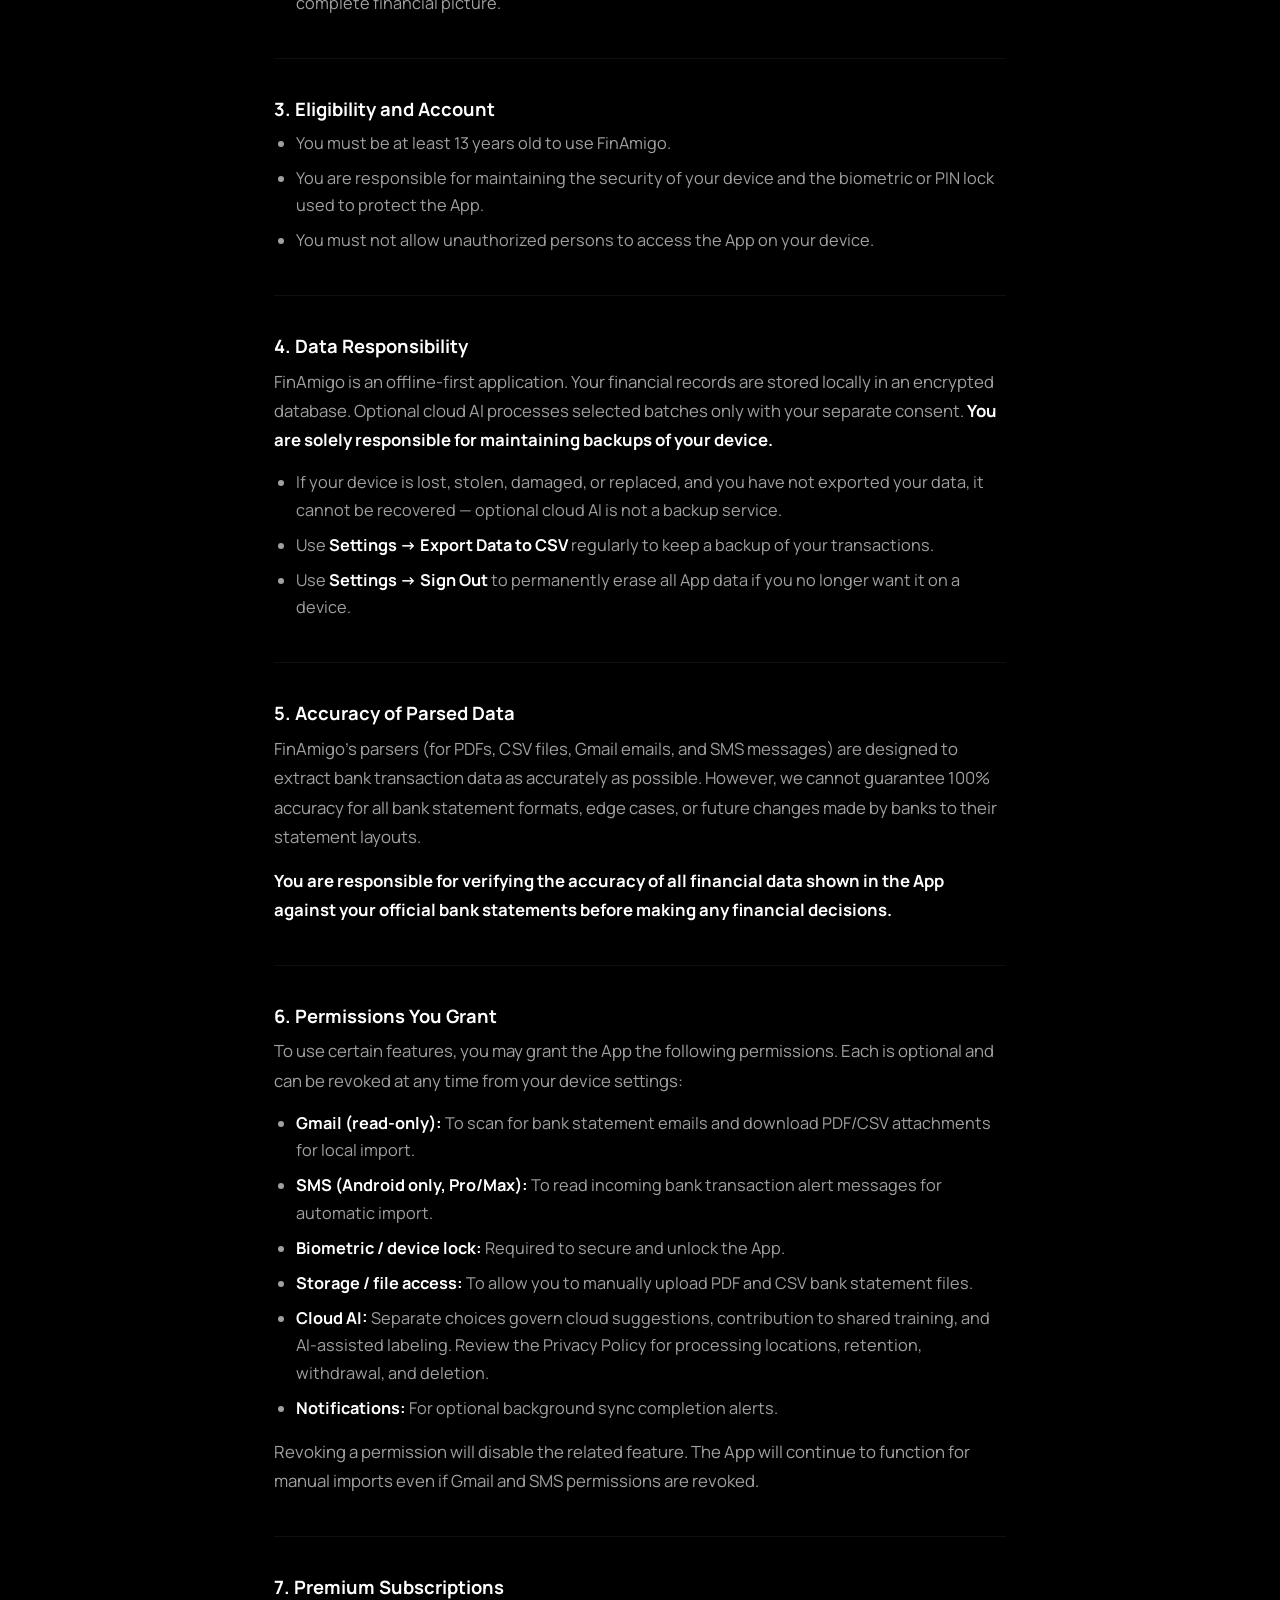
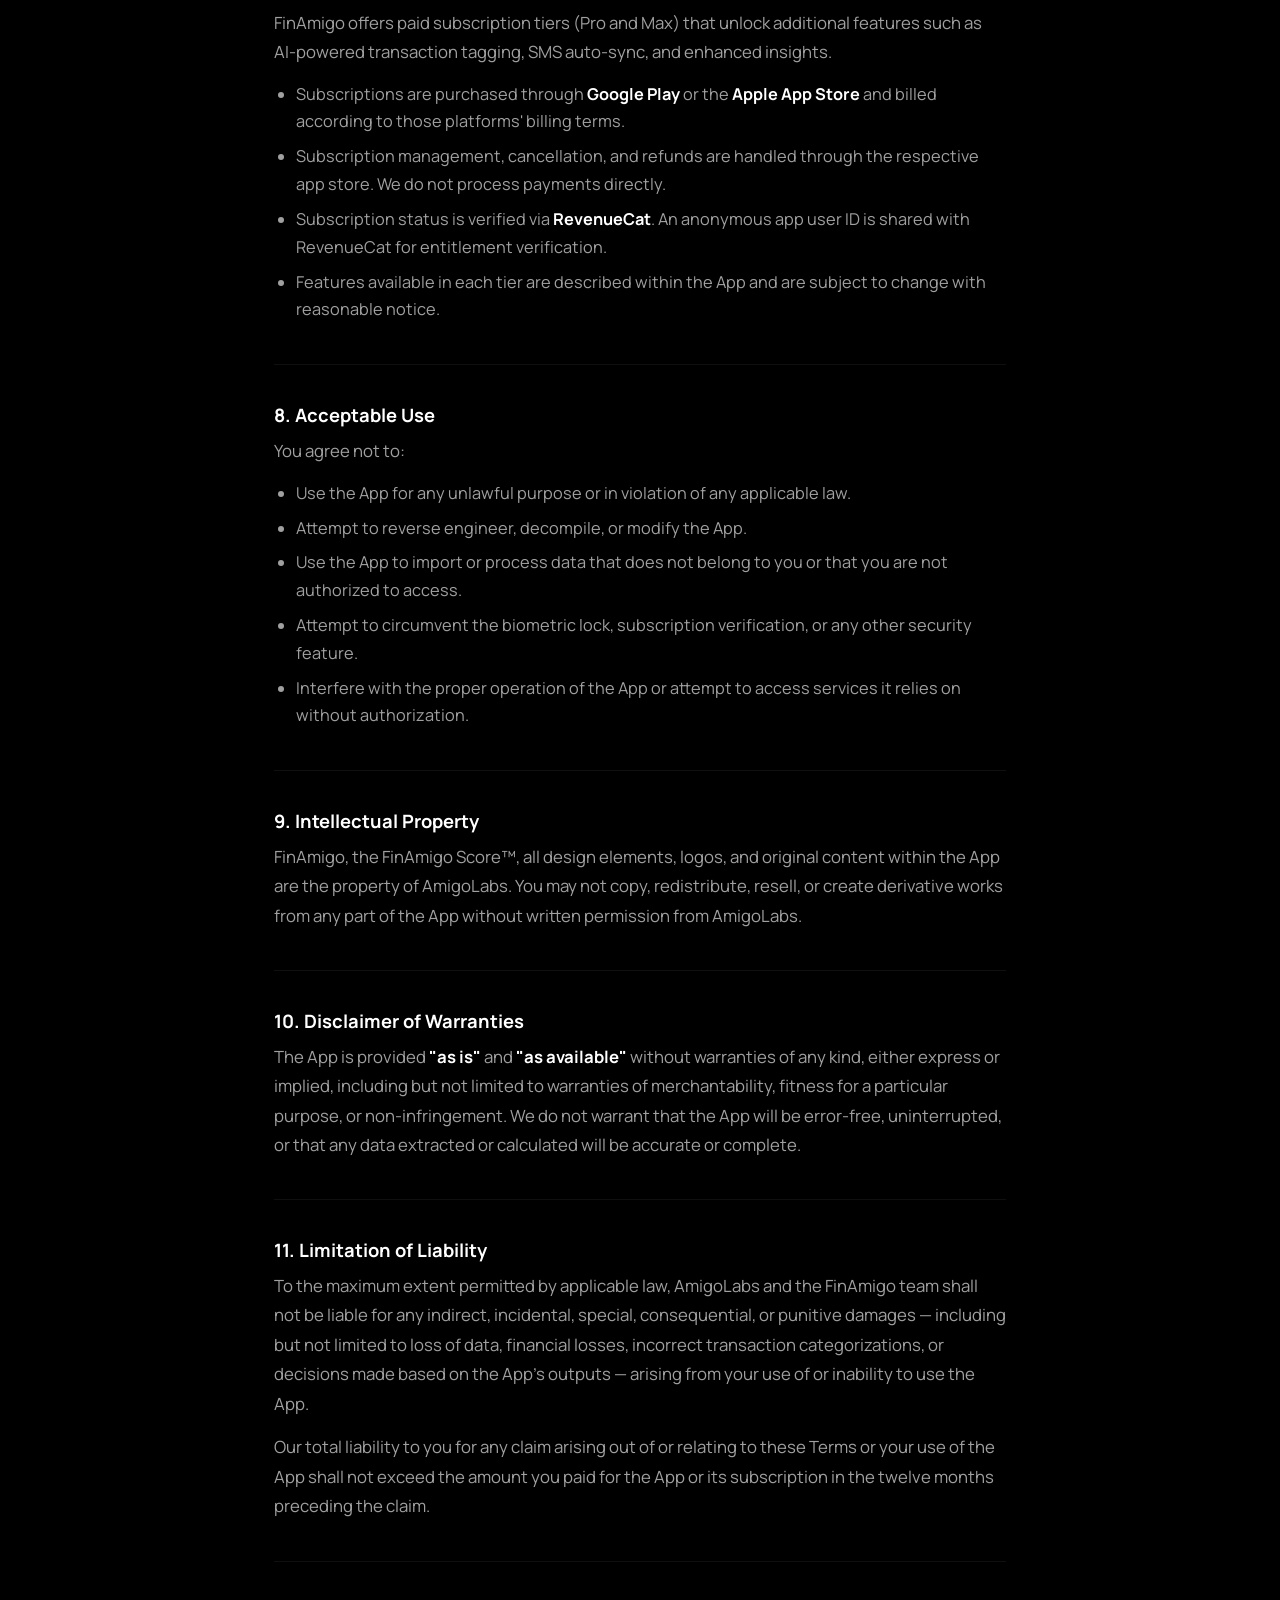
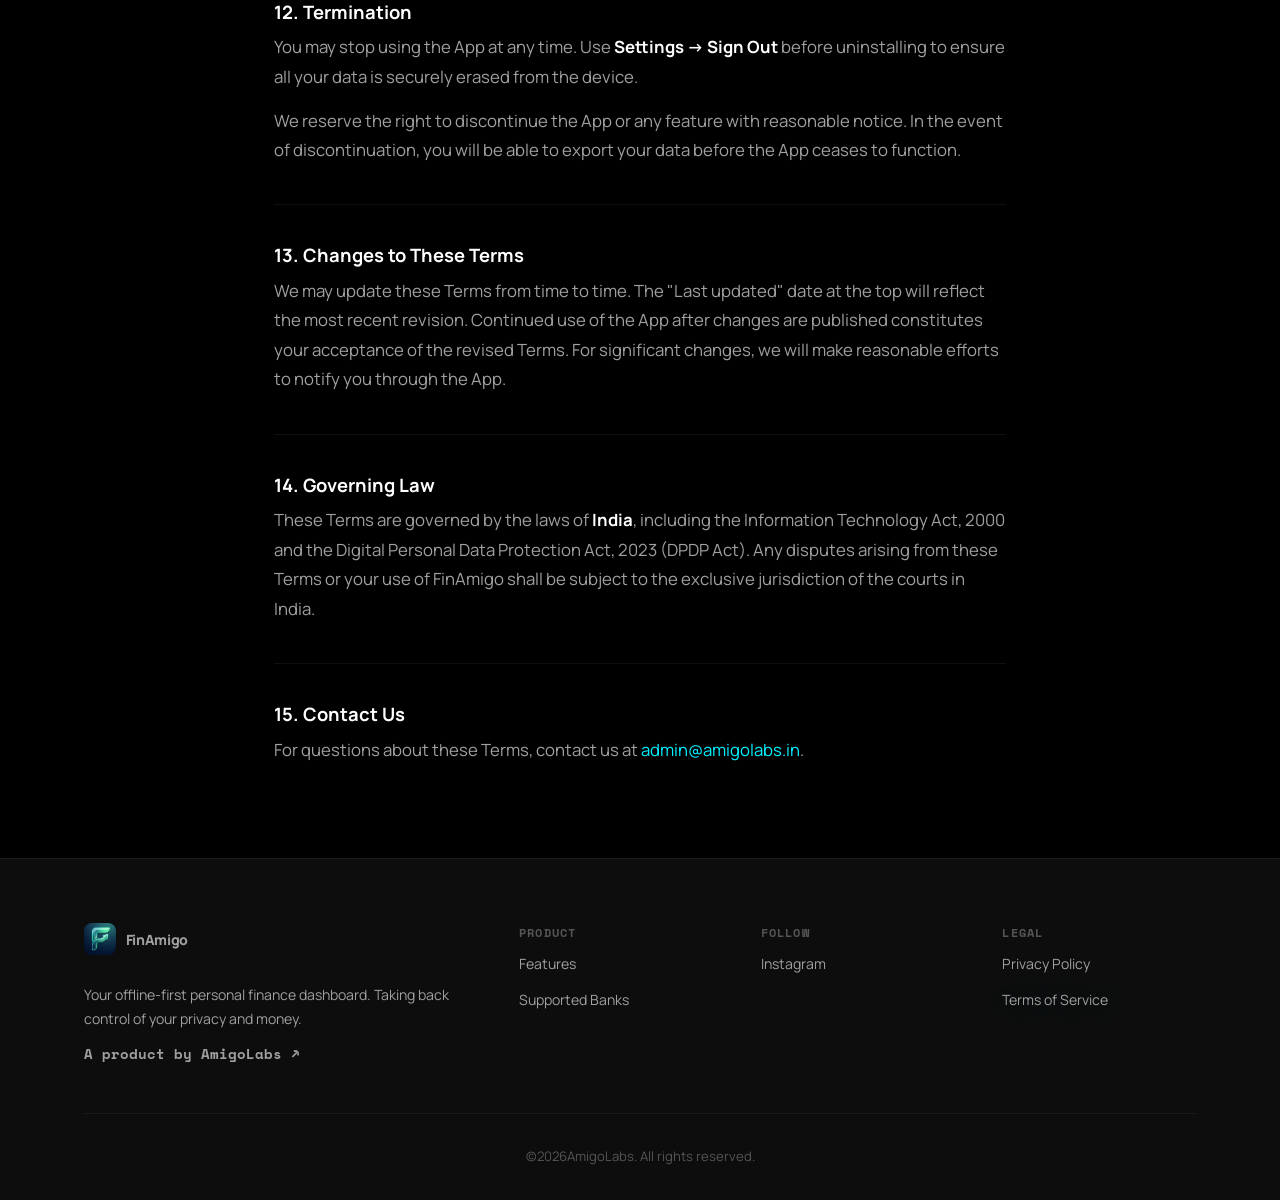
<file: terms.html>
<!DOCTYPE html>
<html lang="en">
<head>
  <meta charset="UTF-8">
  <meta name="viewport" content="width=device-width, initial-scale=1.0">
  <title>Terms of Service — FinAmigo</title>
  <meta name="description" content="Terms of Service for FinAmigo, the offline-first personal finance app by AmigoLabs.">
  <meta name="theme-color" content="#000000">
  <link rel="canonical" href="https://finamigo.amigolabs.in/terms.html">

  <!-- Open Graph -->
  <meta property="og:type" content="website">
  <meta property="og:site_name" content="FinAmigo">
  <meta property="og:title" content="Terms of Service — FinAmigo">
  <meta property="og:description" content="Terms of Service for FinAmigo, the offline-first personal finance app by AmigoLabs.">
  <meta property="og:url" content="https://finamigo.amigolabs.in/terms.html">
  <meta property="og:image" content="https://finamigo.amigolabs.in/assets/images/feature_banner.png">
  <meta name="twitter:card" content="summary_large_image">

  <link rel="stylesheet" href="css/style.css">
  <link rel="icon" type="image/png" href="assets/images/app_icon.png">
  <link rel="apple-touch-icon" href="assets/images/app_icon.png">
</head>
<body>

  <nav id="navbar">
    <div class="container nav-content">
      <a href="https://amigolabs.in" class="org-link">
        <svg width="14" height="14" viewBox="0 0 24 24" fill="none" stroke="currentColor" stroke-width="2.5" stroke-linecap="round" stroke-linejoin="round"><polyline points="15 18 9 12 15 6"/></svg>
        AmigoLabs
      </a>
      <a href="index.html" class="logo">
        <img src="assets/images/app_icon.png" alt="FinAmigo">
        FinAmigo
      </a>
      <div class="nav-links">
        <a href="index.html#features">Features</a>
        <a href="index.html#banks">Banks</a>
        <a href="privacy.html">Privacy</a>
      </div>
      <button class="hamburger" id="hamburger" aria-label="Menu">
        <span></span><span></span><span></span>
      </button>
    </div>
    <div class="mobile-menu" id="mobileMenu">
      <a href="index.html#features">Features</a>
      <a href="index.html#banks">Supported Banks</a>
      <a href="privacy.html">Privacy Policy</a>
      <a href="https://amigolabs.in">← AmigoLabs</a>
    </div>
  </nav>

  <main class="legal-content">
    <h1>Terms of <span class="highlight">Service</span></h1>
    <div class="last-updated">Last updated: 11 October 2026</div>

    <p>
      These Terms of Service ("Terms") govern your use of the FinAmigo mobile application ("App"),
      operated by <strong>AmigoLabs</strong>. The App asks you to accept these Terms before continuing. Acceptance is recorded locally with the terms version and date.
      If you do not agree, do not use the App.
    </p>

    <hr class="legal-divider">

    <h2>Optional AI classification and feedback</h2>
    <p>FinAmigo may suggest one transaction category or classify relationships between transactions, including self transfers, credit card payments, refunds, and reimbursements. Suggestions may be incorrect; you are responsible for reviewing them. Manual corrections take priority over learned suggestions.</p>
    <p>Accepting these Terms does not enable cloud processing or shared training. Cloud inference, contribution to shared training, and AI-assisted seed labeling each require a separate choice in the App and are off by default. Existing local transactions are not automatically uploaded.</p>
    <p>With cloud inference enabled, explicitly submitted transaction narrations, amounts, dates, and account context are processed by our API and database in Mumbai; model compute may run in Singapore. Credentials and statement passwords are excluded from model inputs. Inference payloads are removed after job completion, or within 24 hours for failed jobs. Consented training examples expire after 90 days; personal feedback remains until deleted or withdrawn.</p>
    <p>Only human-confirmed, curated examples are eligible for trusted shared training. Models are retrained in batches and evaluated before release. Undo retracts feedback; withdrawal excludes examples from future training and triggers replacement of affected model versions. You can change your choices or delete cloud data in the App. See the <a href="privacy.html">Privacy Policy</a> for details.</p>

    <h2>1. What FinAmigo Is</h2>
    <p>
      FinAmigo is a personal finance dashboard that helps you import, organize, and visualize your bank transactions
      from PDFs, CSV exports, Gmail bank statements, and SMS bank alerts. Imports are parsed locally; optional AI classification uses cloud processing only with your separate consent.
    </p>
    <p>
      <strong>FinAmigo is a data visualization and tracking tool only.</strong> It does not provide professional financial,
      investment, tax, or legal advice. Any financial decisions you make based on information shown in the App are made
      entirely at your own risk. FinAmigo is not a bank, lender, payment service, or licensed financial adviser.
    </p>

    <hr class="legal-divider">

    <h2>2. FinAmigo Score</h2>
    <p>
      The <strong>FinAmigo Score™</strong> is a proprietary metric calculated locally on your device based on your imported
      transaction data. It is designed to give you a general sense of your financial patterns and health.
    </p>
    <ul>
      <li>It is <strong>not</strong> a CIBIL score, credit bureau score, or any formally recognized credit rating.</li>
      <li>It is not used by any lender, bank, or financial institution.</li>
      <li>It reflects only the data you have imported into the App and may not represent your complete financial picture.</li>
    </ul>

    <hr class="legal-divider">

    <h2>3. Eligibility and Account</h2>
    <ul>
      <li>You must be at least 13 years old to use FinAmigo.</li>
      <li>You are responsible for maintaining the security of your device and the biometric or PIN lock used to protect the App.</li>
      <li>You must not allow unauthorized persons to access the App on your device.</li>
    </ul>

    <hr class="legal-divider">

    <h2>4. Data Responsibility</h2>
    <p>
      FinAmigo is an offline-first application. Your financial records are stored locally in an encrypted database. Optional cloud AI processes selected batches only with your separate consent.
      <strong>You are solely responsible for maintaining backups of your device.</strong>
    </p>
    <ul>
      <li>If your device is lost, stolen, damaged, or replaced, and you have not exported your data, it cannot be recovered — optional cloud AI is not a backup service.</li>
      <li>Use <strong>Settings → Export Data to CSV</strong> regularly to keep a backup of your transactions.</li>
      <li>Use <strong>Settings → Sign Out</strong> to permanently erase all App data if you no longer want it on a device.</li>
    </ul>

    <hr class="legal-divider">

    <h2>5. Accuracy of Parsed Data</h2>
    <p>
      FinAmigo's parsers (for PDFs, CSV files, Gmail emails, and SMS messages) are designed to extract bank transaction data
      as accurately as possible. However, we cannot guarantee 100% accuracy for all bank statement formats, edge cases, or
      future changes made by banks to their statement layouts.
    </p>
    <p>
      <strong>You are responsible for verifying the accuracy of all financial data shown in the App against your official bank
      statements before making any financial decisions.</strong>
    </p>

    <hr class="legal-divider">

    <h2>6. Permissions You Grant</h2>
    <p>To use certain features, you may grant the App the following permissions. Each is optional and can be revoked at any time from your device settings:</p>
    <ul>
      <li><strong>Gmail (read-only):</strong> To scan for bank statement emails and download PDF/CSV attachments for local import.</li>
      <li><strong>SMS (Android only, Pro/Max):</strong> To read incoming bank transaction alert messages for automatic import.</li>
      <li><strong>Biometric / device lock:</strong> Required to secure and unlock the App.</li>
      <li><strong>Storage / file access:</strong> To allow you to manually upload PDF and CSV bank statement files.</li>
      <li><strong>Cloud AI:</strong> Separate choices govern cloud suggestions, contribution to shared training, and AI-assisted labeling. Review the Privacy Policy for processing locations, retention, withdrawal, and deletion.</li>
      <li><strong>Notifications:</strong> For optional background sync completion alerts.</li>
    </ul>
    <p>
      Revoking a permission will disable the related feature. The App will continue to function for manual imports
      even if Gmail and SMS permissions are revoked.
    </p>

    <hr class="legal-divider">

    <h2>7. Premium Subscriptions</h2>
    <p>
      FinAmigo offers paid subscription tiers (Pro and Max) that unlock additional features such as AI-powered transaction tagging,
      SMS auto-sync, and enhanced insights.
    </p>
    <ul>
      <li>Subscriptions are purchased through <strong>Google Play</strong> or the <strong>Apple App Store</strong> and billed according to those platforms' billing terms.</li>
      <li>Subscription management, cancellation, and refunds are handled through the respective app store. We do not process payments directly.</li>
      <li>Subscription status is verified via <strong>RevenueCat</strong>. An anonymous app user ID is shared with RevenueCat for entitlement verification.</li>
      <li>Features available in each tier are described within the App and are subject to change with reasonable notice.</li>
    </ul>

    <hr class="legal-divider">

    <h2>8. Acceptable Use</h2>
    <p>You agree not to:</p>
    <ul>
      <li>Use the App for any unlawful purpose or in violation of any applicable law.</li>
      <li>Attempt to reverse engineer, decompile, or modify the App.</li>
      <li>Use the App to import or process data that does not belong to you or that you are not authorized to access.</li>
      <li>Attempt to circumvent the biometric lock, subscription verification, or any other security feature.</li>
      <li>Interfere with the proper operation of the App or attempt to access services it relies on without authorization.</li>
    </ul>

    <hr class="legal-divider">

    <h2>9. Intellectual Property</h2>
    <p>
      FinAmigo, the FinAmigo Score™, all design elements, logos, and original content within the App are the property of
      AmigoLabs. You may not copy, redistribute, resell, or create derivative works from any part of the App without
      written permission from AmigoLabs.
    </p>

    <hr class="legal-divider">

    <h2>10. Disclaimer of Warranties</h2>
    <p>
      The App is provided <strong>"as is"</strong> and <strong>"as available"</strong> without warranties of any kind, either express or implied,
      including but not limited to warranties of merchantability, fitness for a particular purpose, or non-infringement.
      We do not warrant that the App will be error-free, uninterrupted, or that any data extracted or calculated will
      be accurate or complete.
    </p>

    <hr class="legal-divider">

    <h2>11. Limitation of Liability</h2>
    <p>
      To the maximum extent permitted by applicable law, AmigoLabs and the FinAmigo team shall not be liable for any
      indirect, incidental, special, consequential, or punitive damages — including but not limited to loss of data,
      financial losses, incorrect transaction categorizations, or decisions made based on the App's outputs — arising
      from your use of or inability to use the App.
    </p>
    <p>
      Our total liability to you for any claim arising out of or relating to these Terms or your use of the App shall
      not exceed the amount you paid for the App or its subscription in the twelve months preceding the claim.
    </p>

    <hr class="legal-divider">

    <h2>12. Termination</h2>
    <p>
      You may stop using the App at any time. Use <strong>Settings → Sign Out</strong> before uninstalling to ensure
      all your data is securely erased from the device.
    </p>
    <p>
      We reserve the right to discontinue the App or any feature with reasonable notice. In the event of discontinuation,
      you will be able to export your data before the App ceases to function.
    </p>

    <hr class="legal-divider">

    <h2>13. Changes to These Terms</h2>
    <p>
      We may update these Terms from time to time. The "Last updated" date at the top will reflect the most recent revision.
      Continued use of the App after changes are published constitutes your acceptance of the revised Terms.
      For significant changes, we will make reasonable efforts to notify you through the App.
    </p>

    <hr class="legal-divider">

    <h2>14. Governing Law</h2>
    <p>
      These Terms are governed by the laws of <strong>India</strong>, including the Information Technology Act, 2000
      and the Digital Personal Data Protection Act, 2023 (DPDP Act). Any disputes arising from these Terms or your use
      of FinAmigo shall be subject to the exclusive jurisdiction of the courts in India.
    </p>

    <hr class="legal-divider">

    <h2>15. Contact Us</h2>
    <p>
      For questions about these Terms, contact us at
      <a href="mailto:admin@amigolabs.in">admin@amigolabs.in</a>.
    </p>
  </main>

  <footer>
    <div class="container">
      <div class="footer-content">
        <div class="footer-col brand-col">
          <a href="index.html" class="logo" style="margin-bottom:1rem;">
            <img src="assets/images/app_icon.png" alt="FinAmigo" style="height:32px; border-radius:8px;">
            FinAmigo
          </a>
          <p>Your offline-first personal finance dashboard. Taking back control of your privacy and money.</p>
          <a href="https://amigolabs.in" class="org-back">A product by AmigoLabs ↗</a>
        </div>
        <div class="footer-col">
          <h5>Product</h5>
          <ul>
            <li><a href="index.html#features">Features</a></li>
            <li><a href="index.html#banks">Supported Banks</a></li>
          </ul>
        </div>
        <div class="footer-col">
          <h5>Follow</h5>
          <ul>
            <li><a href="https://instagram.com/finamigox" target="_blank" rel="noopener">Instagram</a></li>
          </ul>
        </div>
        <div class="footer-col">
          <h5>Legal</h5>
          <ul>
            <li><a href="privacy.html">Privacy Policy</a></li>
            <li><a href="terms.html" class="highlight">Terms of Service</a></li>
          </ul>
        </div>
      </div>
      <div class="footer-bottom">
        &copy; <span id="year"></span> AmigoLabs. All rights reserved.
      </div>
    </div>
  </footer>

  <script src="js/main.js"></script>
  <script>document.getElementById('year').textContent = new Date().getFullYear();</script>
</body>
</html>
</file>
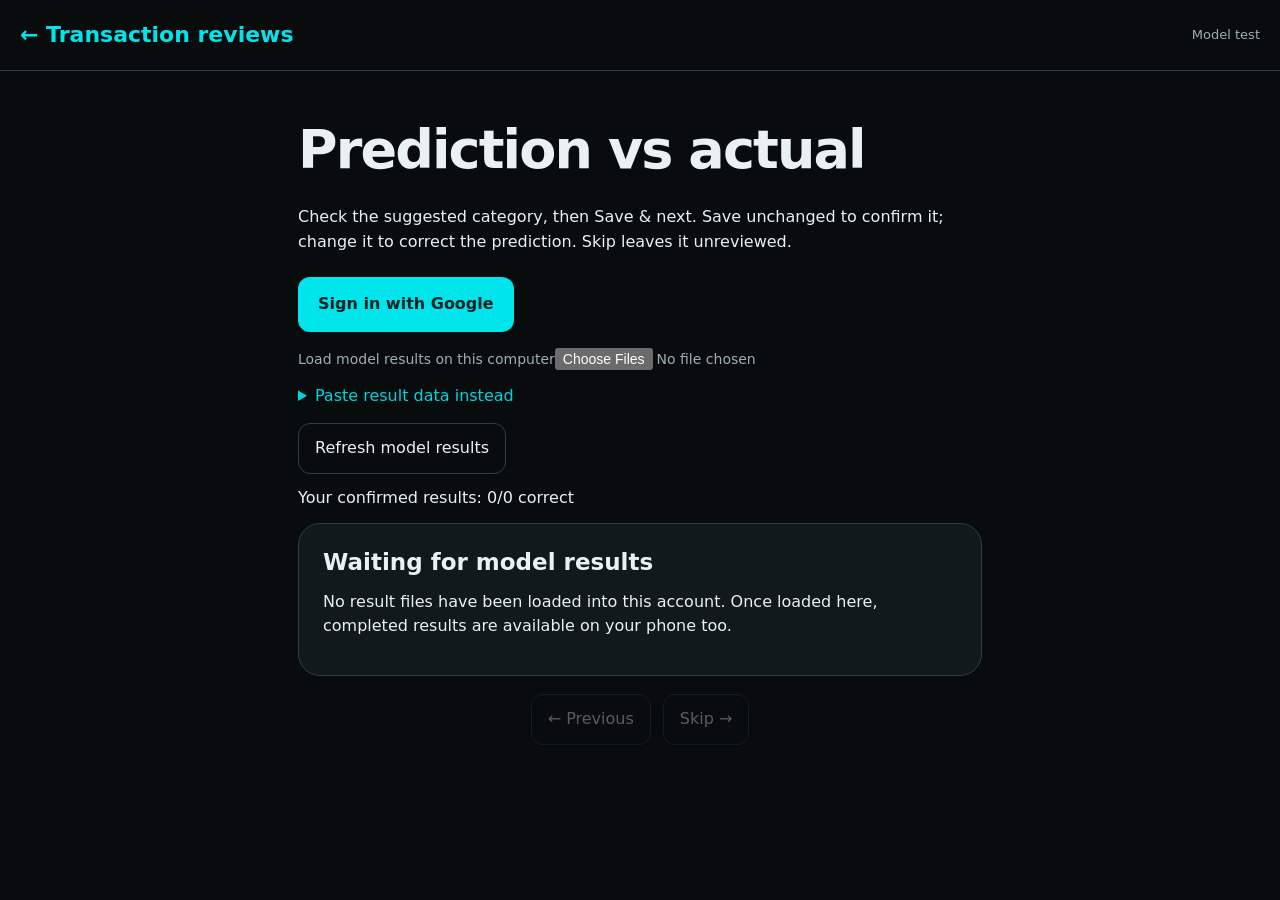
<file: review/model-test.html>
<!doctype html><html lang="en"><head><meta charset="utf-8"><meta name="viewport" content="width=device-width,initial-scale=1"><title>FinAmigo · Model test</title><link rel="stylesheet" href="/review/review.css"><script defer src="/review/vendor/firebase-app-compat.js"></script><script defer src="/review/vendor/firebase-auth-compat.js"></script><script defer src="/review/firebase-config.js"></script><script defer src="/review/model-test-decision.js?v=20261025-ready"></script><script defer src="/review/model-test.js?v=20261025-ready"></script></head><body><header><a href="/review/">← Transaction reviews</a><span>Model test</span></header><main><h1>Prediction vs actual</h1><p>Check the suggested category, then Save & next. Save unchanged to confirm it; change it to correct the prediction. Skip leaves it unreviewed.</p><button id="login" class="primary">Sign in with Google</button><p id="account"></p><label class="field">Load model results on this computer<input id="results" type="file" accept=".jsonl,.json" multiple></label><details><summary>Paste result data instead</summary><label class="field">Model result data<textarea id="result-text" aria-label="Model result data" rows="3"></textarea></label><button id="load-text">Load pasted results</button></details><button id="reload">Refresh model results</button><p id="score" aria-live="polite"></p><p id="status" role="status"></p><article id="test-card"></article><div class="navigation"><button id="back">← Previous</button><button id="next">Skip →</button></div></main></body></html>
</file>
<file: css/style.css>
@import url('https://fonts.googleapis.com/css2?family=Manrope:wght@400;500;600;700;800&family=Space+Mono:wght@400;700&display=swap');

/* ── Tokens ──────────────────────────────────────────────────────────────── */
:root {
  --teal:          #00F0FF;
  --teal-dim:      rgba(0, 240, 255, 0.12);
  --teal-glow:     rgba(0, 240, 255, 0.28);
  --purple:        #B084FF;
  --copper:        #E5B582;
  --bg:            #000000;
  --surface-1:     #0d0d0d;
  --surface-2:     #141414;
  --surface-3:     #1e1e1e;
  --border:        rgba(255, 255, 255, 0.06);
  --border-teal:   rgba(0, 240, 255, 0.2);
  --text-1:        #ffffff;
  --text-2:        #a0a0a0;
  --text-3:        #555555;
  --font:          'Manrope', sans-serif;
  --mono:          'Space Mono', monospace;
  --ease:          cubic-bezier(0.16, 1, 0.3, 1);
}

/* ── Reset ───────────────────────────────────────────────────────────────── */
*, *::before, *::after { box-sizing: border-box; margin: 0; padding: 0; }
html  { scroll-behavior: smooth; }
body  {
  font-family: var(--font);
  background: var(--bg);
  color: var(--text-1);
  line-height: 1.65;
  overflow-x: hidden;
  -webkit-font-smoothing: antialiased;
}
a   { text-decoration: none; color: inherit; }
img { display: block; max-width: 100%; }

/* ── Typography ──────────────────────────────────────────────────────────── */
h1 { font-size: clamp(2.6rem, 6vw, 4.8rem); font-weight: 800; letter-spacing: -1.5px; line-height: 1.08; }
h2 { font-size: clamp(2rem, 4vw, 3rem);     font-weight: 800; letter-spacing: -1px;   line-height: 1.15; text-align: center; }
h3 { font-size: 1.35rem; font-weight: 700; letter-spacing: -0.3px; }
h4 { font-size: 1rem;    font-weight: 700; }
p  { color: var(--text-2); font-size: 1.05rem; }

.highlight {
  color: var(--teal);
  text-shadow: 0 0 40px rgba(0, 240, 255, 0.45);
}

/* ── Layout ──────────────────────────────────────────────────────────────── */
.container { max-width: 1160px; margin: 0 auto; padding: 0 1.5rem; }
section    { padding: 7rem 0; }

.section-label {
  font-family: var(--mono);
  font-size: 0.72rem;
  font-weight: 700;
  letter-spacing: 0.15em;
  text-transform: uppercase;
  color: var(--teal);
  margin-bottom: 1rem;
}

.section-sub {
  max-width: 520px;
  margin: 0 auto 4rem;
  text-align: center;
  font-size: 1.05rem;
}

/* ── Buttons ─────────────────────────────────────────────────────────────── */
.btn {
  display: inline-flex;
  align-items: center;
  gap: 0.5rem;
  padding: 0.75rem 1.5rem;
  border-radius: 50px;
  font-family: var(--font);
  font-size: 0.95rem;
  font-weight: 700;
  cursor: pointer;
  border: none;
  transition: all 0.25s var(--ease);
  white-space: nowrap;
}
.btn-primary {
  background: var(--teal);
  color: #000;
  box-shadow: 0 0 24px var(--teal-glow);
}
.btn-primary:hover {
  box-shadow: 0 0 44px rgba(0, 240, 255, 0.55);
  transform: translateY(-2px);
}
.btn-secondary {
  background: var(--surface-3);
  color: var(--text-1);
  border: 1px solid var(--border);
}
.btn-secondary:hover {
  background: var(--surface-2);
  border-color: rgba(255,255,255,0.12);
  transform: translateY(-2px);
}

/* ── Navbar ──────────────────────────────────────────────────────────────── */
nav {
  position: fixed;
  top: 0; left: 0; right: 0;
  z-index: 100;
  padding: 1rem 0;
  border-bottom: 1px solid transparent;
  transition: all 0.3s ease;
}
nav.scrolled {
  background: rgba(0,0,0,0.88);
  backdrop-filter: blur(16px);
  -webkit-backdrop-filter: blur(16px);
  border-bottom-color: var(--border);
}
.nav-content {
  display: flex;
  align-items: center;
  justify-content: space-between;
  gap: 1rem;
}
.org-link {
  display: flex;
  align-items: center;
  gap: 0.3rem;
  font-size: 0.78rem;
  font-weight: 600;
  color: var(--text-3);
  font-family: var(--mono);
  transition: color 0.2s;
}
.org-link:hover { color: var(--text-2); }
.logo {
  display: flex;
  align-items: center;
  gap: 0.6rem;
  font-size: 1.15rem;
  font-weight: 800;
  letter-spacing: -0.3px;
  color: var(--text-1);
}
.logo img { height: 36px; border-radius: 8px; }
.nav-links {
  display: flex;
  align-items: center;
  gap: 2rem;
}
.nav-links a:not(.btn) {
  color: var(--text-2);
  font-size: 0.9rem;
  font-weight: 600;
  transition: color 0.2s;
}
.nav-links a:not(.btn):hover { color: var(--text-1); }

.hamburger {
  display: none;
  flex-direction: column;
  gap: 5px;
  background: none;
  border: none;
  cursor: pointer;
  padding: 4px;
}
.hamburger span {
  display: block;
  width: 22px;
  height: 2px;
  background: var(--text-1);
  border-radius: 2px;
}
.mobile-menu {
  display: none;
  flex-direction: column;
  background: rgba(0,0,0,0.96);
  border-top: 1px solid var(--border);
}
.mobile-menu a {
  padding: 0.9rem 1.5rem;
  color: var(--text-2);
  font-weight: 600;
  font-size: 0.95rem;
  border-bottom: 1px solid var(--border);
  transition: color 0.2s;
}
.mobile-menu a:hover { color: var(--text-1); }
.mobile-menu.open { display: flex; }

/* ── Hero ────────────────────────────────────────────────────────────────── */
.hero {
  min-height: 100svh;
  display: flex;
  align-items: center;
  padding-top: 90px;
  position: relative;
  overflow: hidden;
}
.glow-bg {
  position: absolute;
  width: 700px;
  height: 700px;
  background: radial-gradient(circle, rgba(0,240,255,0.1) 0%, transparent 70%);
  top: 50%; left: 35%;
  transform: translate(-50%, -50%);
  pointer-events: none;
}
.hero-grid {
  position: absolute;
  inset: 0;
  background-image:
    linear-gradient(rgba(0,240,255,0.03) 1px, transparent 1px),
    linear-gradient(90deg, rgba(0,240,255,0.03) 1px, transparent 1px);
  background-size: 60px 60px;
  mask-image: radial-gradient(ellipse 80% 70% at 30% 50%, black, transparent);
  pointer-events: none;
}
.hero-content {
  display: grid;
  grid-template-columns: 1fr 1fr;
  gap: 4rem;
  align-items: center;
  position: relative;
  z-index: 1;
}
.hero-text { display: flex; flex-direction: column; gap: 1.25rem; }

.hero-badge {
  display: inline-flex;
  align-items: center;
  gap: 0.5rem;
  padding: 0.35rem 0.9rem;
  border-radius: 50px;
  border: 1px solid var(--border-teal);
  background: var(--teal-dim);
  font-size: 0.72rem;
  font-weight: 700;
  color: var(--teal);
  font-family: var(--mono);
  letter-spacing: 0.04em;
  width: fit-content;
}
.badge-dot {
  width: 6px; height: 6px;
  background: var(--teal);
  border-radius: 50%;
  box-shadow: 0 0 8px var(--teal);
  animation: pulse 2s infinite;
}
@keyframes pulse {
  0%,100% { opacity:1; transform:scale(1); }
  50%      { opacity:0.5; transform:scale(0.8); }
}

.hero-text h1 { margin: 0; }
.hero-text p  { max-width: 440px; }

.cta-group { display: flex; gap: 1rem; flex-wrap: wrap; margin-top: 0.25rem; }

.hero-trust {
  display: flex;
  flex-wrap: wrap;
  gap: 1rem;
  margin-top: 0.5rem;
}
.trust-item {
  display: flex;
  align-items: center;
  gap: 0.4rem;
  font-size: 0.82rem;
  font-weight: 600;
  color: var(--text-3);
}
.trust-item svg { color: var(--teal); flex-shrink: 0; }

.hero-image-container {
  position: relative;
  perspective: 1200px;
  display: flex;
  justify-content: center;
}
.phone-glow {
  position: absolute;
  width: 400px;
  height: 400px;
  background: radial-gradient(circle, rgba(0,240,255,0.15) 0%, transparent 70%);
  top: 50%; left: 50%;
  transform: translate(-50%, -50%);
  pointer-events: none;
}
.hero-image {
  width: 100%;
  max-width: 400px;
  transform: rotateY(-14deg) rotateX(4deg);
  transition: transform 0.6s var(--ease);
  filter: drop-shadow(0 24px 50px rgba(0, 240, 255, 0.18));
  border-radius: 36px;
}
.hero-image:hover { transform: rotateY(0deg) rotateX(0deg); }

/* ── Score Strip ─────────────────────────────────────────────────────────── */
.score-strip {
  background: var(--surface-1);
  border-top: 1px solid var(--border);
  border-bottom: 1px solid var(--border);
  padding: 2rem 0;
}
.score-strip-inner {
  display: flex;
  flex-direction: column;
  align-items: center;
  gap: 1rem;
}
.score-label {
  font-family: var(--mono);
  font-size: 0.72rem;
  font-weight: 700;
  letter-spacing: 0.1em;
  text-transform: uppercase;
  color: var(--teal);
}
.score-track {
  display: flex;
  border-radius: 50px;
  overflow: hidden;
  width: 100%;
  max-width: 700px;
  font-size: 0.7rem;
  font-weight: 700;
  font-family: var(--mono);
  text-align: center;
}
.score-segment {
  flex: 1;
  padding: 0.6rem 0.25rem;
  line-height: 1.4;
  color: #000;
}
.score-segment span { font-size: 0.62rem; opacity: 0.7; }
.score-segment.bad       { background: #ef4444; }
.score-segment.fair      { background: #f97316; }
.score-segment.good      { background: #eab308; }
.score-segment.great     { background: #22c55e; }
.score-segment.excellent { background: var(--teal); }
.score-desc {
  font-size: 0.78rem;
  color: var(--text-3);
  text-align: center;
  max-width: 680px;
}

/* ── Features ────────────────────────────────────────────────────────────── */
.features {
  background: linear-gradient(to bottom, var(--bg), var(--surface-1), var(--bg));
}
.features h2 { margin-bottom: 3rem; }
.feature-grid {
  display: grid;
  grid-template-columns: repeat(auto-fit, minmax(260px, 1fr));
  gap: 1.25rem;
}
.feature-card {
  background: rgba(255,255,255,0.02);
  border: 1px solid var(--border);
  border-radius: 20px;
  padding: 2rem;
  transition: all 0.3s var(--ease);
  display: flex;
  flex-direction: column;
  gap: 0.9rem;
}
.feature-card:hover {
  transform: translateY(-6px);
  border-color: var(--border-teal);
  background: rgba(0, 240, 255, 0.03);
  box-shadow: 0 12px 40px rgba(0,0,0,0.4);
}
.feature-icon {
  width: 52px; height: 52px;
  background: var(--teal-dim);
  border-radius: 14px;
  display: flex;
  align-items: center;
  justify-content: center;
  color: var(--teal);
  flex-shrink: 0;
}
.feature-icon svg { width: 26px; height: 26px; }
.feature-card h3 { font-size: 1.1rem; }
.feature-card p  { font-size: 0.9rem; margin: 0; }

/* ── Showcase ────────────────────────────────────────────────────────────── */
.showcase { background: var(--bg); }
.showcase h2 { margin-bottom: 5rem; }

.showcase-row {
  display: grid;
  grid-template-columns: 1fr 1fr;
  gap: 5rem;
  align-items: center;
  margin-bottom: 7rem;
}
.showcase-row:last-child { margin-bottom: 0; }
.showcase-row.reverse { direction: rtl; }
.showcase-row.reverse > * { direction: ltr; }

.showcase-text {
  display: flex;
  flex-direction: column;
  gap: 1rem;
}
.showcase-num {
  font-family: var(--mono);
  font-size: 0.72rem;
  font-weight: 700;
  letter-spacing: 0.15em;
  color: var(--teal);
}
.showcase-img-wrap { display: flex; justify-content: center; }
.showcase-img {
  width: 100%;
  max-width: 320px;
  border-radius: 36px;
  box-shadow: 0 24px 60px rgba(0,0,0,0.6);
  border: 1px solid var(--border);
}

/* ── Banks ───────────────────────────────────────────────────────────────── */
.banks { background: var(--surface-1); }
.banks h2 { margin-bottom: 0; }

.banks-grid {
  display: flex;
  flex-wrap: wrap;
  gap: 0.75rem;
  justify-content: center;
  margin-top: 1rem;
}
.bank-pill {
  padding: 0.55rem 1.2rem;
  border-radius: 50px;
  border: 1px solid var(--border);
  background: var(--surface-2);
  font-size: 0.88rem;
  font-weight: 600;
  color: var(--text-2);
  transition: all 0.2s ease;
}
.bank-pill:hover {
  border-color: var(--border-teal);
  color: var(--text-1);
}
.bank-pill.more {
  border-color: var(--border-teal);
  color: var(--teal);
  background: var(--teal-dim);
}

/* ── Footer ──────────────────────────────────────────────────────────────── */
footer {
  background: var(--surface-1);
  border-top: 1px solid var(--border);
  padding: 4rem 0 2rem;
}
.footer-content {
  display: grid;
  grid-template-columns: 2fr 1fr 1fr 1fr;
  gap: 3rem;
  margin-bottom: 3rem;
}
.brand-col { display: flex; flex-direction: column; gap: 0.75rem; }
.brand-col p { font-size: 0.88rem; margin: 0; }
.org-back {
  font-size: 0.8rem;
  font-weight: 600;
  color: var(--teal);
  font-family: var(--mono);
  transition: opacity 0.2s;
}
.org-back:hover { opacity: 0.7; }
.footer-col h5 {
  font-size: 0.72rem;
  font-weight: 700;
  text-transform: uppercase;
  letter-spacing: 0.1em;
  font-family: var(--mono);
  color: var(--text-3);
  margin-bottom: 0.5rem;
}
.footer-col ul { list-style: none; display: flex; flex-direction: column; gap: 0.6rem; }
.footer-col a  { font-size: 0.88rem; color: var(--text-2); transition: color 0.2s; }
.footer-col a:hover { color: var(--text-1); }
.footer-bottom {
  display: flex;
  justify-content: center;
  padding-top: 2rem;
  border-top: 1px solid var(--border);
  font-size: 0.82rem;
  color: var(--text-3);
}

/* ── Legal Pages ─────────────────────────────────────────────────────────── */
.legal-content {
  max-width: 780px;
  margin: 0 auto;
  padding: 6rem 1.5rem 5rem;
}
.legal-content h1 {
  font-size: clamp(2rem, 5vw, 3.2rem);
  margin-bottom: 0.4rem;
}
.legal-content h2 {
  font-size: 1.15rem;
  font-weight: 700;
  text-align: left;
  color: var(--text-1);
  margin: 2.2rem 0 0.6rem;
  letter-spacing: 0;
}
.legal-content p {
  margin-bottom: 0.9rem;
  line-height: 1.75;
}
.legal-content ul {
  padding-left: 1.4rem;
  margin-bottom: 0.9rem;
  display: flex;
  flex-direction: column;
  gap: 0.45rem;
}
.legal-content li {
  color: var(--text-2);
  line-height: 1.7;
  font-size: 1.02rem;
}
.legal-content strong { color: var(--text-1); }
.legal-content a { color: var(--teal); text-decoration: none; }
.legal-content a:hover { text-decoration: underline; }
.last-updated {
  font-size: 0.85rem;
  color: var(--text-3);
  font-family: var(--mono);
  margin-bottom: 2.5rem;
}
.legal-divider {
  border: none;
  border-top: 1px solid var(--border);
  margin: 2.5rem 0;
}

/* ── Animations ──────────────────────────────────────────────────────────── */
.fade-up {
  opacity: 0;
  transform: translateY(24px);
  transition: opacity 0.7s var(--ease), transform 0.7s var(--ease);
}
.fade-up.visible { opacity: 1; transform: translateY(0); }

.feature-grid .fade-up:nth-child(2) { transition-delay: 0.05s; }
.feature-grid .fade-up:nth-child(3) { transition-delay: 0.10s; }
.feature-grid .fade-up:nth-child(4) { transition-delay: 0.15s; }
.feature-grid .fade-up:nth-child(5) { transition-delay: 0.20s; }
.feature-grid .fade-up:nth-child(6) { transition-delay: 0.25s; }

/* ── Responsive ──────────────────────────────────────────────────────────── */
@media (max-width: 1000px) {
  .footer-content { grid-template-columns: 1fr 1fr; }
}

@media (max-width: 800px) {
  .hero-content    { grid-template-columns: 1fr; text-align: center; }
  .hero-text       { align-items: center; }
  .hero-badge      { align-self: center; }
  .hero-trust      { justify-content: center; }
  .cta-group       { justify-content: center; }
  .hero-image      { transform: none; max-width: 280px; }
  .showcase-row    { grid-template-columns: 1fr; gap: 2.5rem; text-align: center; }
  .showcase-row.reverse { direction: ltr; }
  .footer-content  { grid-template-columns: 1fr 1fr; }
}

@media (max-width: 640px) {
  .nav-links  { display: none; }
  .hamburger  { display: flex; }
  .org-link   { display: none; }
  .score-track { font-size: 0.6rem; }
  .footer-content { grid-template-columns: 1fr; }
}

/* ── Toast ───────────────────────────────────────────────────────────────── */
.toast {
  position: fixed;
  left: 50%;
  bottom: 2rem;
  transform: translate(-50%, 1.5rem);
  max-width: min(90vw, 420px);
  background: var(--surface-2);
  border: 1px solid var(--border-teal);
  color: var(--text-1);
  font-size: 0.9rem;
  text-align: center;
  padding: 0.85rem 1.4rem;
  border-radius: 14px;
  box-shadow: 0 12px 40px rgba(0,0,0,0.5), 0 0 24px var(--teal-dim);
  opacity: 0;
  pointer-events: none;
  z-index: 1000;
  transition: opacity 0.3s var(--ease), transform 0.3s var(--ease);
}
.toast.show { opacity: 1; transform: translate(-50%, 0); }
</file>
<file: review/review.css>
:root{color-scheme:dark;--bg:#080c0d;--surface:#11191b;--line:#294044;--teal:#00e4ec;--text:#eaf1f1;--muted:#9eafb1}*{box-sizing:border-box}body{margin:0;background:var(--bg);color:var(--text);font:16px/1.55 system-ui,-apple-system,sans-serif}button,input,select{font:inherit}button,.file{cursor:pointer}button{border:1px solid var(--line);border-radius:12px;background:transparent;color:var(--text);padding:12px 16px;min-height:46px}button:disabled{opacity:.35;cursor:default}button:focus-visible,input:focus-visible,select:focus-visible{outline:3px solid var(--teal);outline-offset:3px}header{display:flex;justify-content:space-between;align-items:center;padding:18px 20px;border-bottom:1px solid var(--line);gap:12px}header a{font-size:22px;font-weight:650;text-decoration:none;color:var(--teal)}header span{font-size:13px;display:block;color:var(--muted);font-weight:400}header button{font-size:13px;padding:10px}main{max-width:720px;margin:auto;padding:28px 18px}h1{font-size:clamp(34px,7vw,54px);letter-spacing:-.035em;line-height:1.15;margin:20px 0 24px}h2{font-size:23px;line-height:1.3;margin:0 0 8px}p{margin:12px 0}.eyebrow{color:var(--teal);font-size:14px}.muted,small{color:var(--muted);font-size:14px}.primary{display:block;text-align:center;background:var(--teal);color:#042124;font-weight:650;border:0;border-radius:12px;padding:15px 20px;margin:22px 0 10px}.file input{display:none}nav{display:flex;gap:8px}nav button{flex:1;padding:10px 6px}nav [aria-pressed=true]{background:var(--teal);color:#042124;border-color:var(--teal)}.toolbar{display:flex;align-items:center;justify-content:space-between;gap:10px;margin:18px 0;font-size:14px}.toolbar button{font-size:12px;padding:8px}.progress{height:4px;background:var(--line);border-radius:8px;overflow:hidden}#bar{height:100%;background:var(--teal);transition:width .2s}article{padding:24px;border:1px solid var(--line);border-radius:22px;background:var(--surface);overflow-wrap:anywhere}article .amount{font-size:32px;font-weight:650;color:var(--teal);margin:16px 0}.amount.debit{color:#ff9b90}.narration{font-size:14px;background:#080e0f;border-radius:10px;padding:14px;margin:12px 0 22px;white-space:pre-wrap;user-select:text}.field{display:block;font-size:14px;color:var(--muted);margin-top:16px}select,textarea{width:100%;padding:12px;border:1px solid #476165;border-radius:10px;background:#0b1112;color:var(--text);margin-top:6px}textarea{min-height:72px;font:inherit}hr{border:0;border-top:1px solid var(--line);margin:26px 0}.navigation{display:flex;align-items:center;justify-content:space-between;margin-top:18px;gap:12px}.quiet{display:block;margin:14px auto 0;border:0;font-size:14px;color:var(--muted)}#status{color:var(--teal)}footer{text-align:center;color:var(--muted);font-size:12px;padding:24px}#welcome{padding:25px 0}article{animation:arrive .18s ease-out}@keyframes arrive{from{opacity:.4;transform:translateX(8px)}to{opacity:1;transform:none}}@media(max-width:400px){article{padding:18px}main{padding:20px 12px}}@media(prefers-reduced-motion:reduce){article{animation:none}#bar{transition:none}}[hidden]{display:none!important}


.receipt-item{padding:12px 0;border-bottom:1px solid #294145}.receipt-item p{overflow-wrap:anywhere}details summary{cursor:pointer;color:var(--accent,#00d4df);padding:14px 0}

.review-slider{display:block;width:100%;height:36px;margin:6px 0 0;accent-color:var(--teal);cursor:pointer;touch-action:pan-y}.review-slider:disabled{opacity:.45;cursor:default}#jump-preview{display:block;margin-bottom:8px}

.review-search{width:100%;min-height:46px;padding:12px 14px;margin:6px 0 12px;background:var(--surface);border:1px solid #476165;border-radius:10px;color:var(--text)}

.card-navigation{display:grid;grid-template-columns:44px minmax(0,1fr) 44px;align-items:start;gap:10px}.card-arrow{position:sticky;top:45vh;min-width:44px;min-height:48px;padding:6px;font-size:24px;background:var(--surface);color:var(--teal)}.navigation{justify-content:center}@media(min-width:850px){.card-navigation{margin-inline:-58px}}@media(max-width:500px){.card-navigation{grid-template-columns:32px minmax(0,1fr) 32px;gap:4px;margin-inline:-8px}.card-arrow{min-width:32px;min-height:48px;padding:2px;font-size:22px}.card-navigation article{padding:16px 12px}}
</file>
